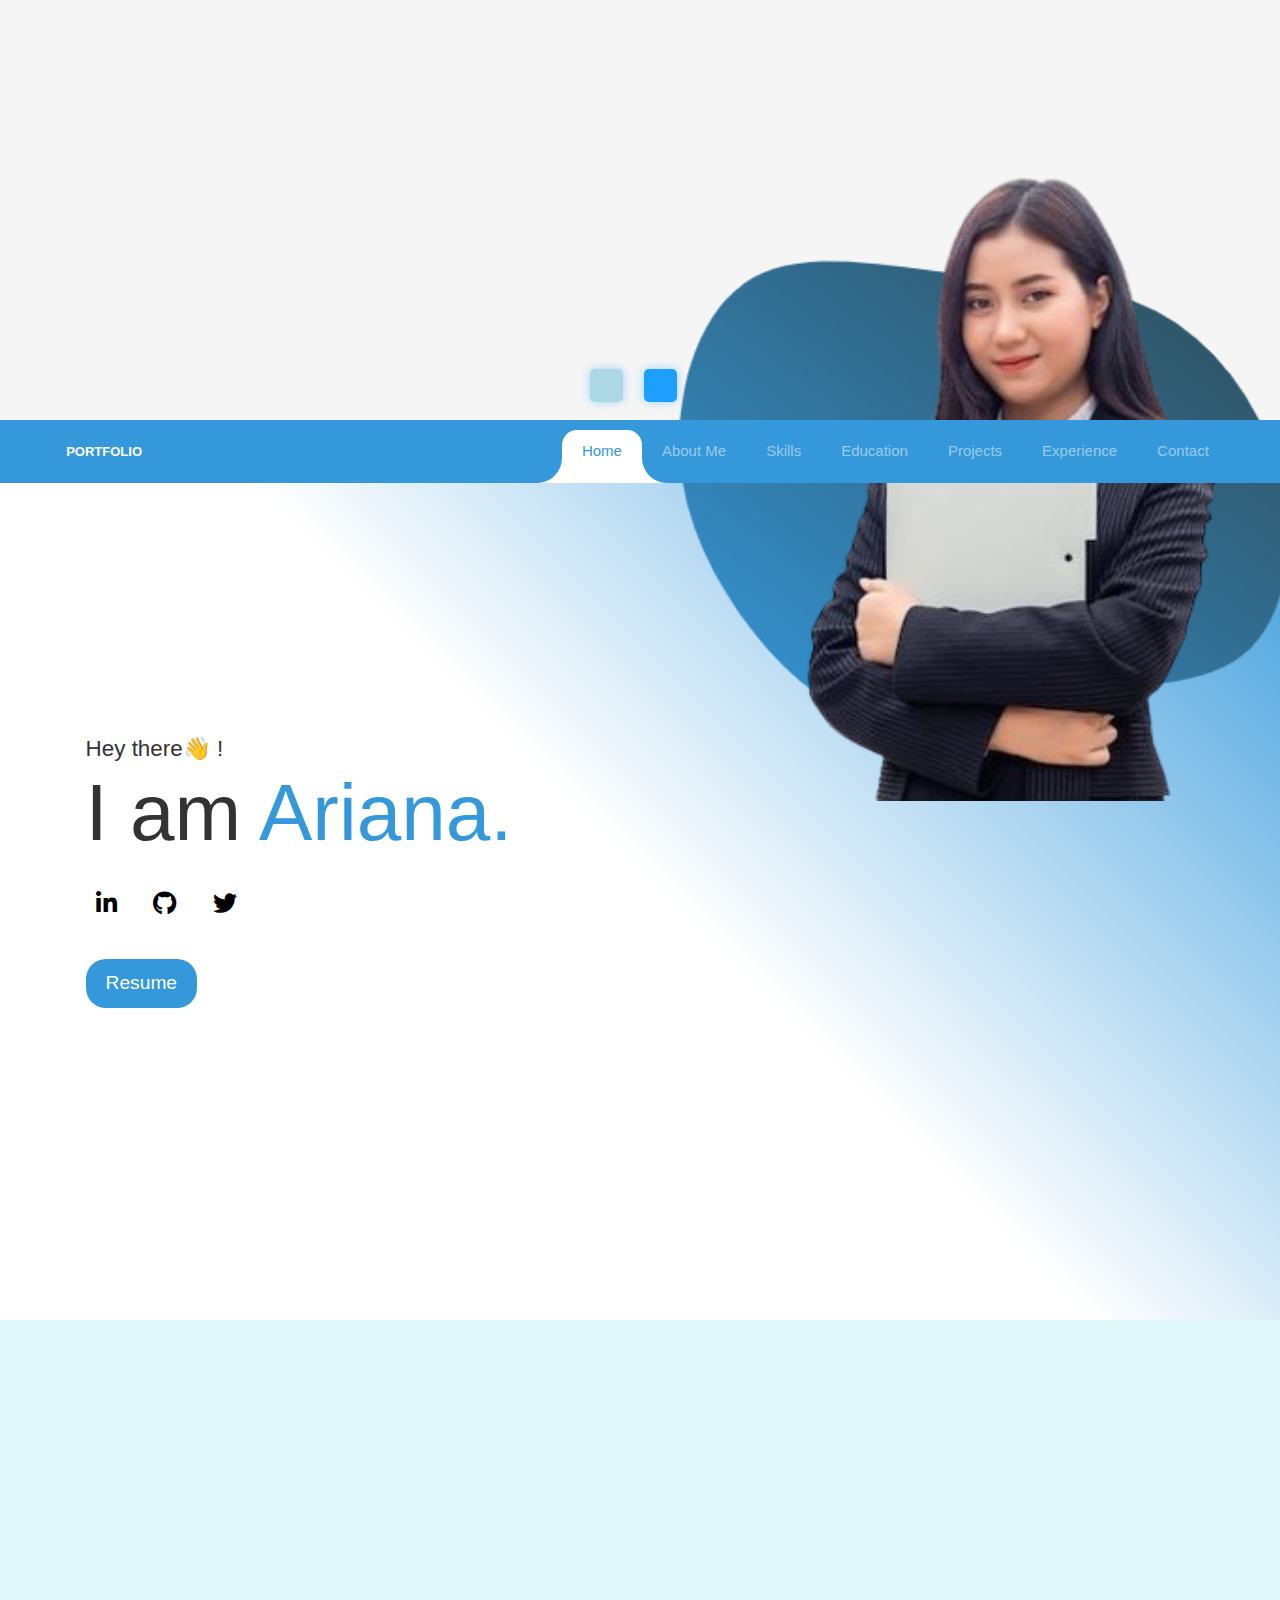
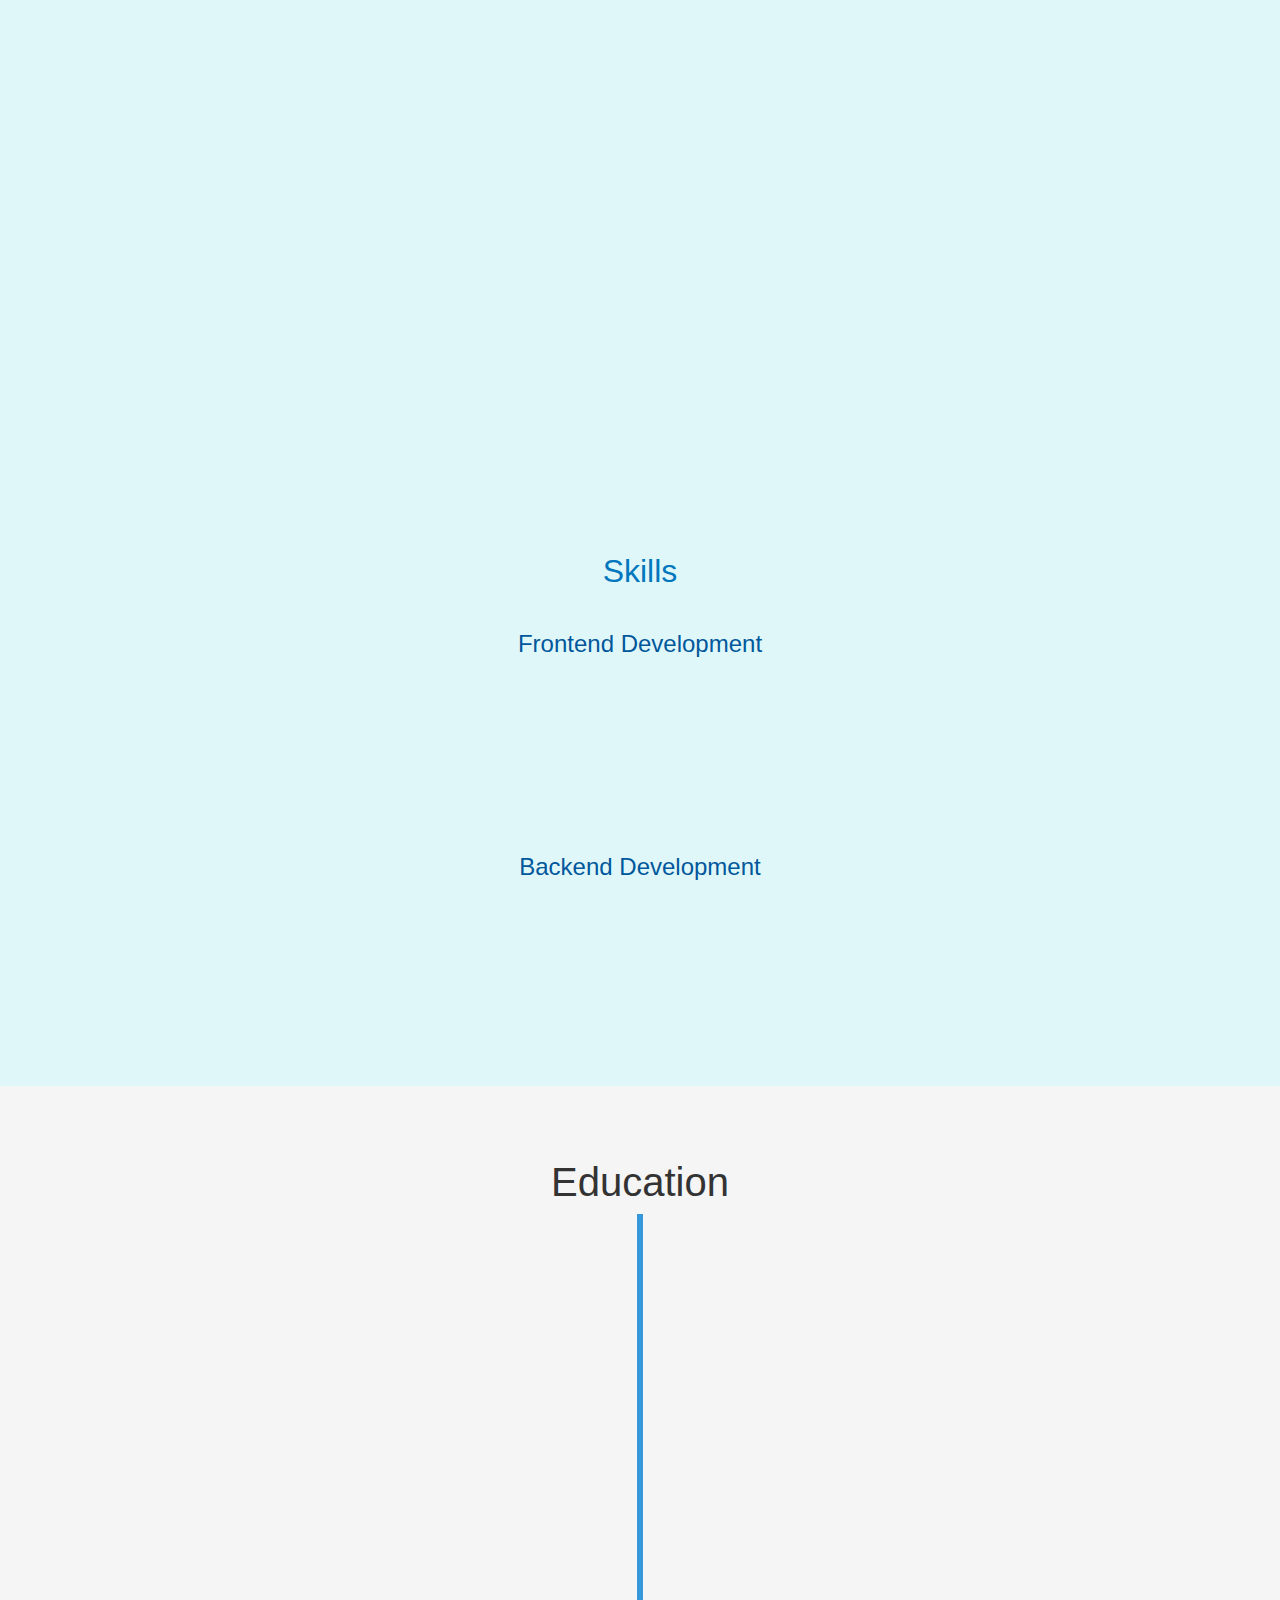
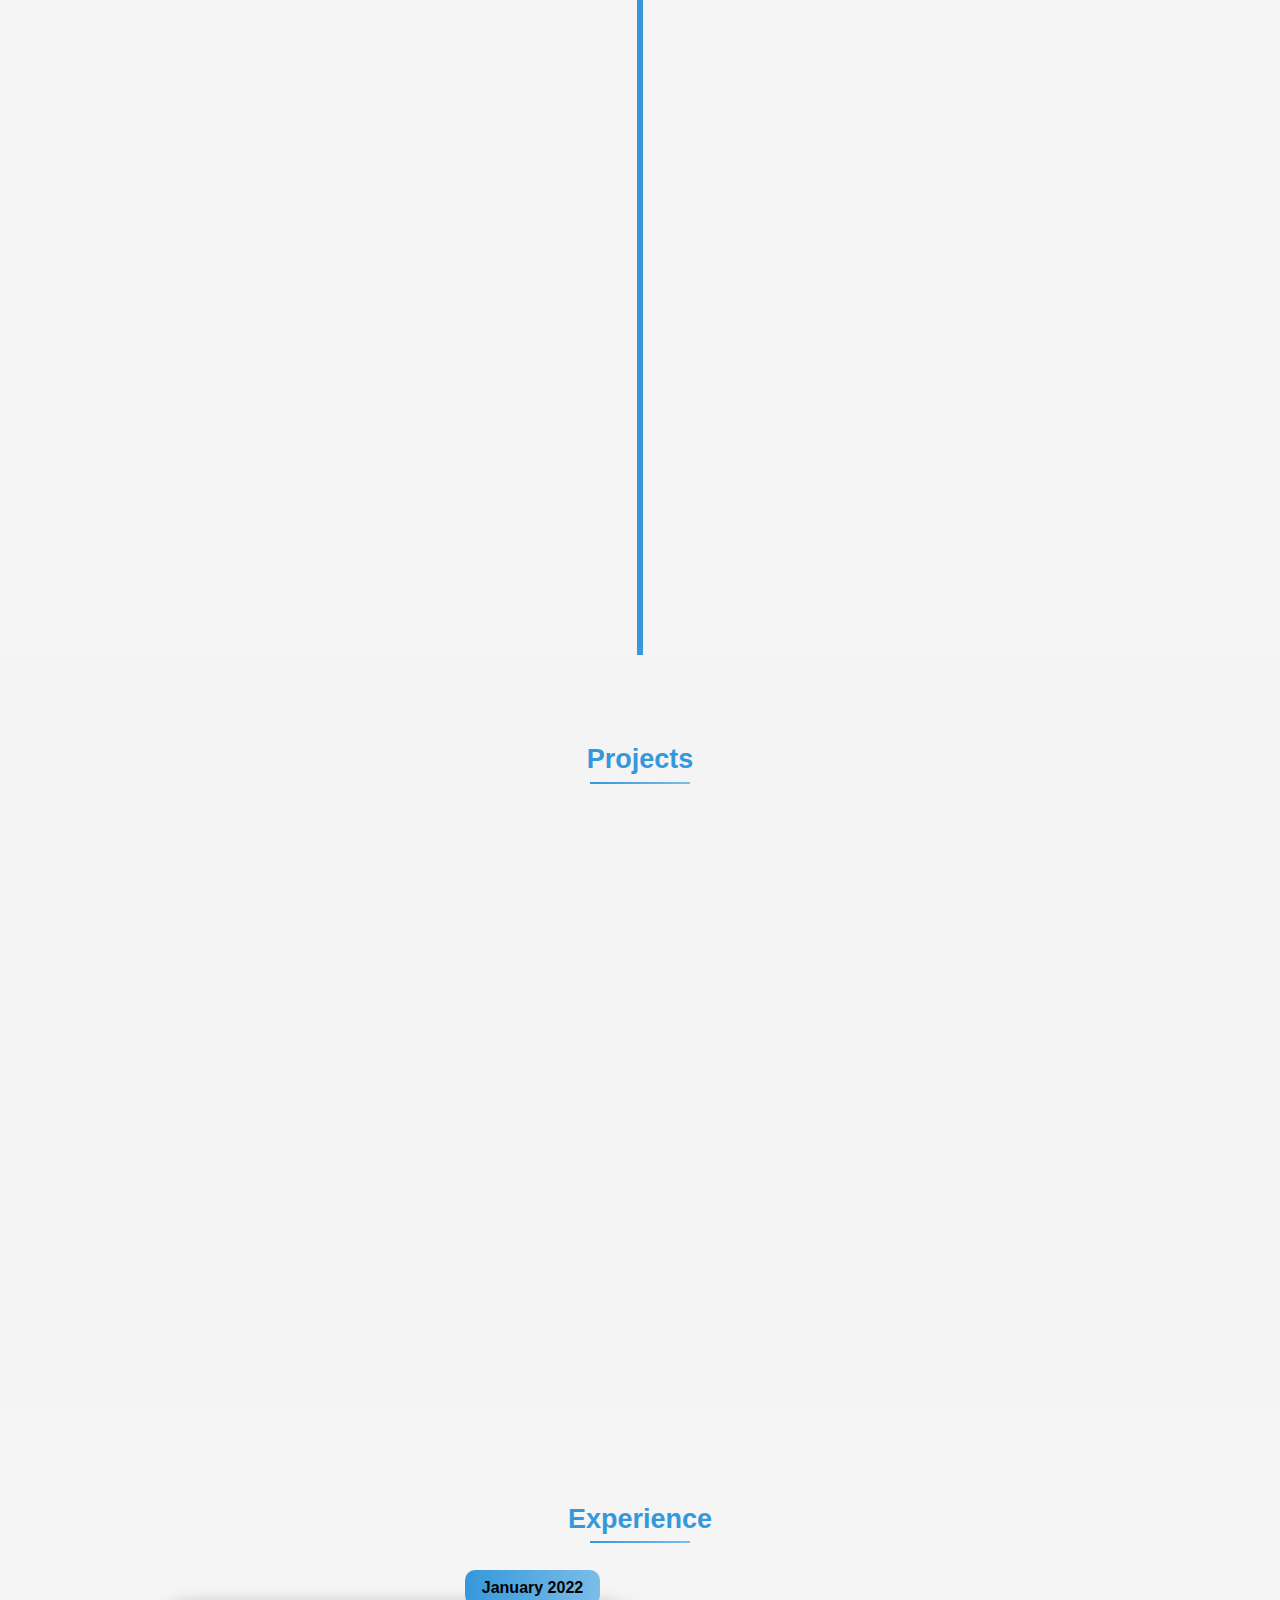
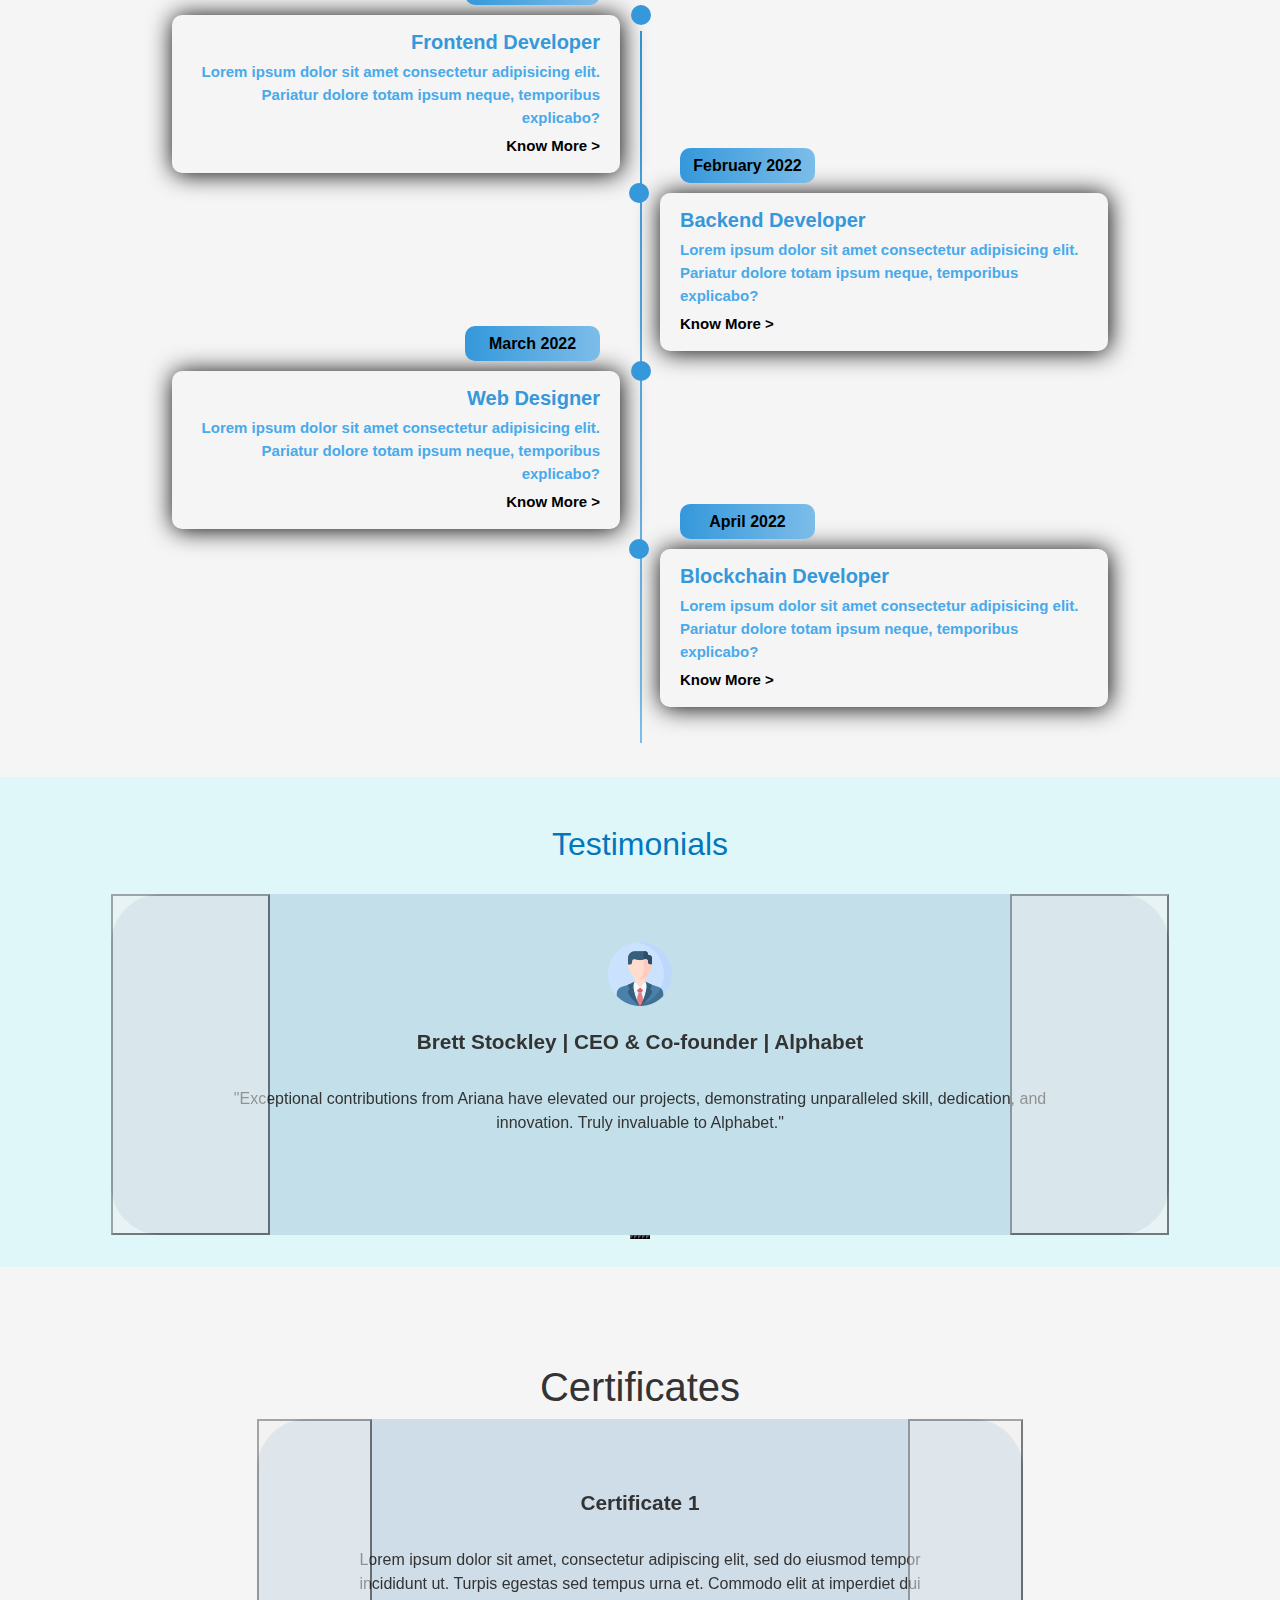
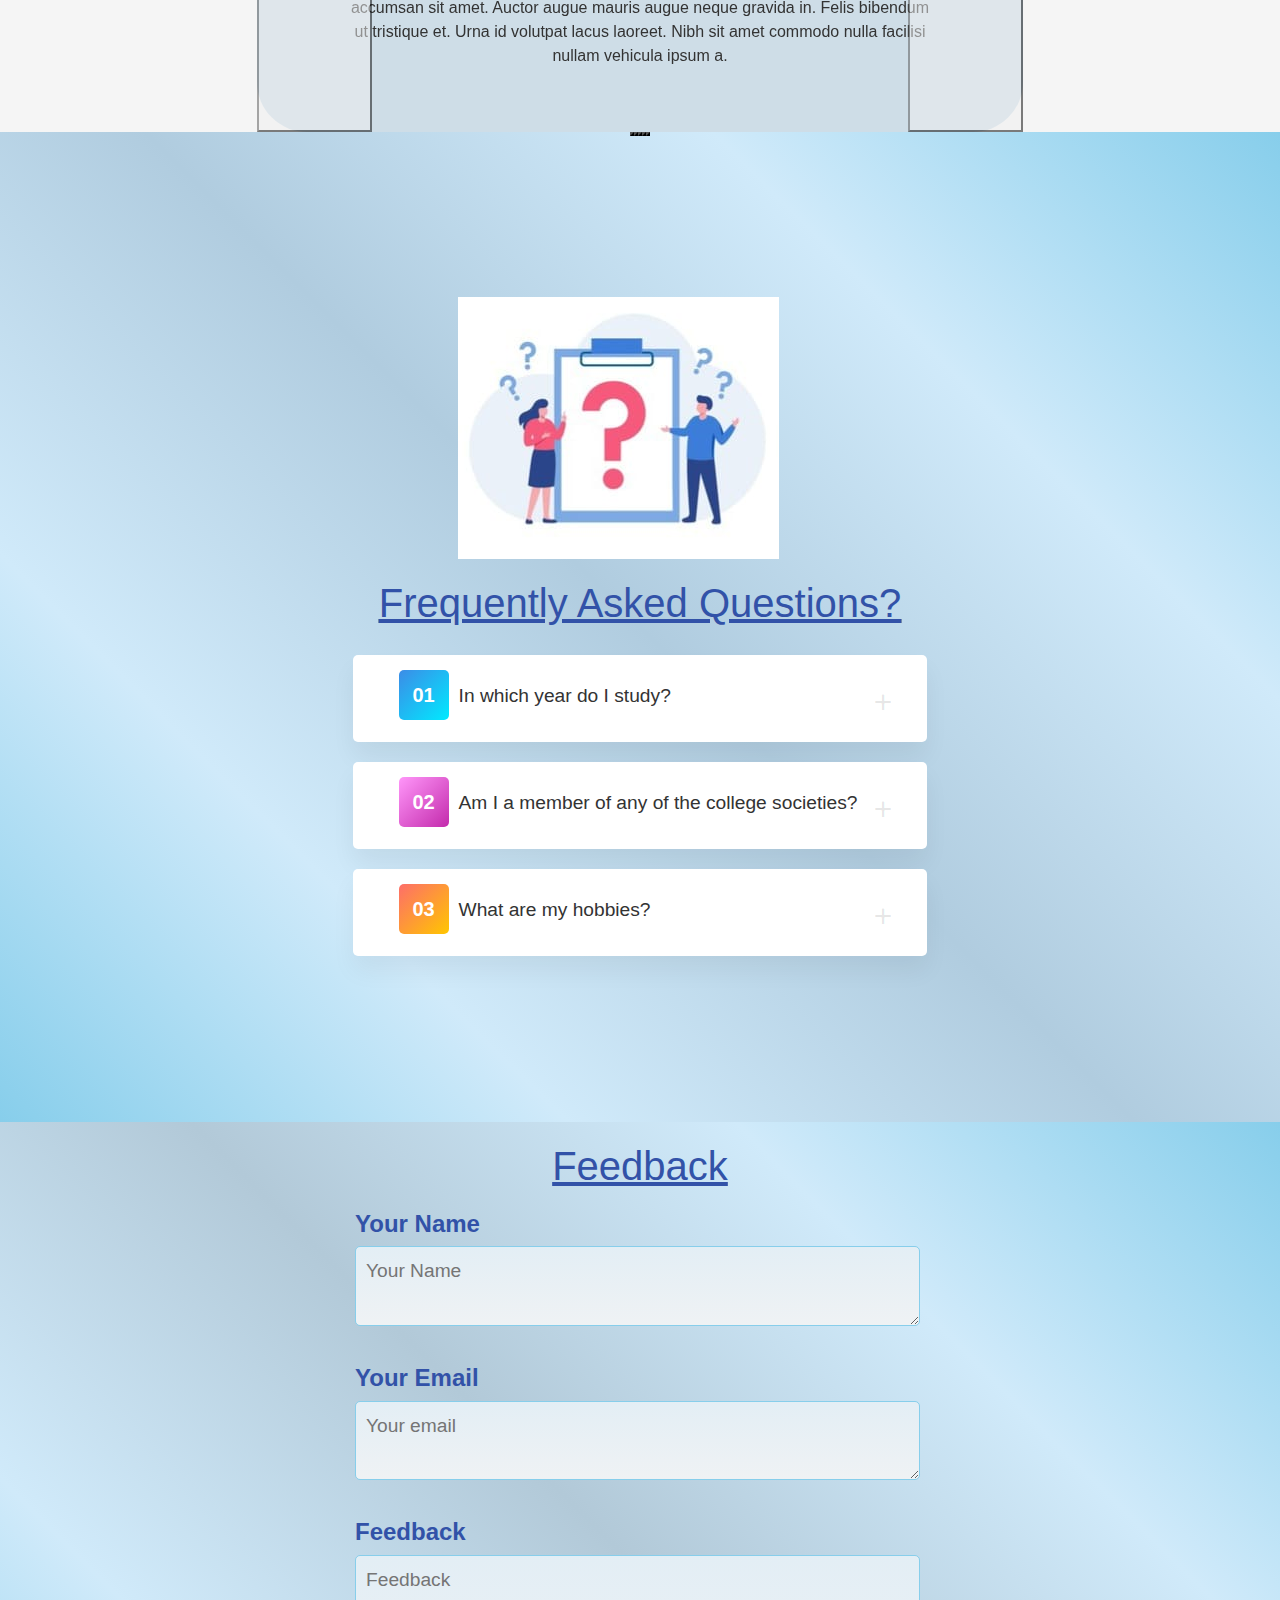
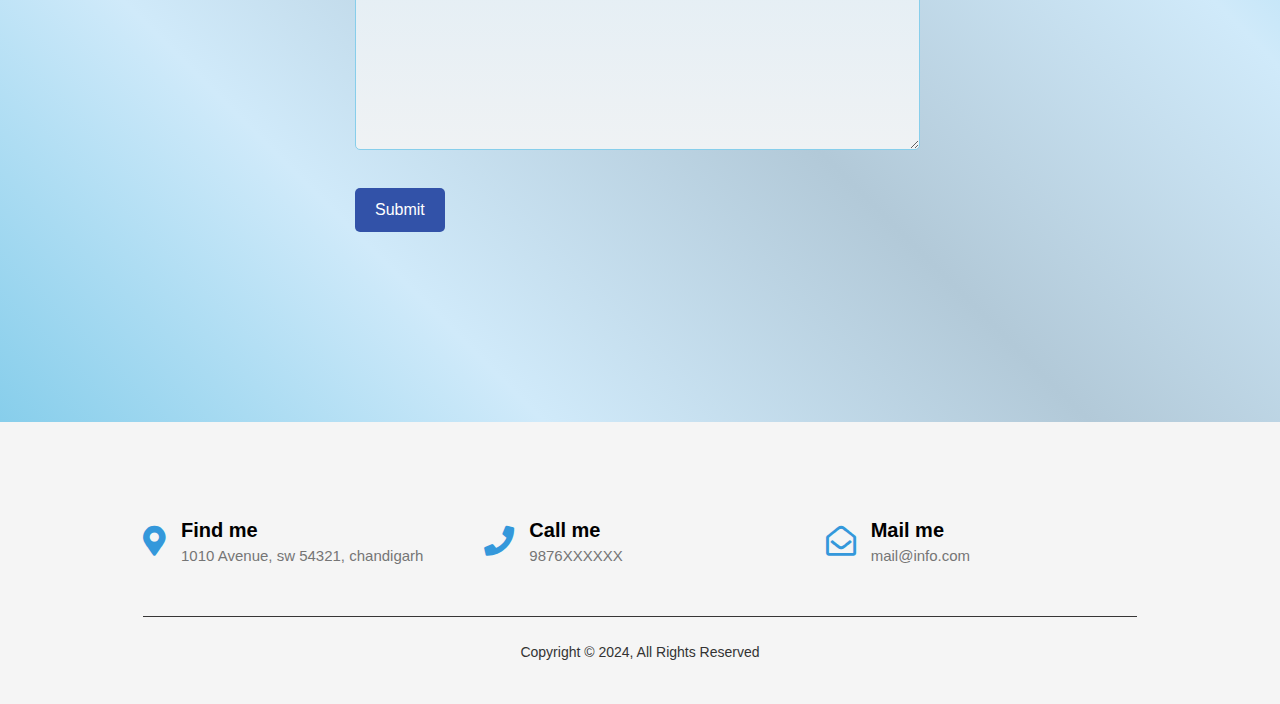
<file: index.html>
<!DOCTYPE html>
<html lang="en">
  <head>
    <meta charset="UTF-8" />
    <link
      rel="stylesheet"
      href="https://cdnjs.cloudflare.com/ajax/libs/font-awesome/5.15.3/css/all.min.css"
      crossorigin="anonymous"
    />
    <link
      rel="stylesheet"
      href="https://cdn.jsdelivr.net/npm/bootstrap@4.0.0/dist/css/bootstrap.min.css"
      integrity="sha384-Gn5384xqQ1aoWXA+058RXPxPg6fy4IWvTNh0E263XmFcJlSAwiGgFAW/dAiS6JXm"
      crossorigin="anonymous"
    />
    <link
      rel="stylesheet"
      href="https://cdnjs.cloudflare.com/ajax/libs/font-awesome/6.5.1/css/all.min.css"
      integrity="sha512-DTOQO9RWCH3ppGqcWaEA1BIZOC6xxalwEsw9c2QQeAIftl+Vegovlnee1c9QX4TctnWMn13TZye+giMm8e2LwA=="
      crossorigin="anonymous"
      referrerpolicy="no-referrer"
    />
    <link
      href="https://cdn.jsdelivr.net/npm/bootstrap@5.3.2/dist/css/bootstrap.min.css"
      rel="stylesheet"
      integrity="sha384-T3c6CoIi6uLrA9TneNEoa7RxnatzjcDSCmG1MXxSR1GAsXEV/Dwwykc2MPK8M2HN"
      crossorigin="anonymous"
    />
    <link rel="stylesheet" href="styles.css" />
    <link rel="stylesheet" href="https://unpkg.com/aos@next/dist/aos.css" />

    <link rel="icon" href="assets/head_icon.png" />
    <title>Portfolio Website</title>
  </head>

  <body>
    <!-- Preloader -->
    <div class="loader">
      <div class="📦"></div>
      <div class="📦"></div>
      <div class="📦"></div>
      <div class="📦"></div>
      <div class="📦"></div>
    </div>

    <!-- Scroll-to-top button -->
    <div class="scroll-up-btn">
      <i class="fas fa-angle-up"></i>
    </div>

    <!-- Navigation Bar -->
    <nav class="navbar navbar-expand-custom navbar-mainbg">
      <a class="navbar-brand navbar-logo" href="#">PORTFOLIO</a>
      <button
        class="navbar-toggler"
        type="button"
        aria-controls="navbarSupportedContent"
        aria-expanded="false"
        aria-label="Toggle navigation"
      >
        <i class="fas fa-bars text-white"></i>
      </button>
      <div class="collapse navbar-collapse" id="navbarSupportedContent">
        <ul class="navbar-nav ml-auto">
          <div class="hori-selector">
            <div class="leftSide"></div>
            <div class="rightSide"></div>
          </div>
          <li class="nav-item active" id="li_home">
            <a class="nav-link" href="#home">Home</a>
          </li>
          <li class="nav-item" id="li_about">
            <a class="nav-link" href="#about">About Me</a>
          </li>
          <li class="nav-item" id="li_skill_section">
            <a class="nav-link" href="#skill_section">Skills</a>
          </li>
          <li class="nav-item" id="li_education">
            <a class="nav-link" href="#education">Education</a>
          </li>
          <li class="nav-item" id="li_projects">
            <a class="nav-link" href="#projects">Projects</a>
          </li>
          <li class="nav-item" id="li_experience">
            <a class="nav-link" href="#experience">Experience</a>
          </li>
          <!-- Not much important -->
          <!-- <li class="nav-item" id="li_certificates">
            <a class="nav-link" href="#certificates">Certificates</a>
          </li>
          <li class="nav-item" id="li_faq_section">
            <a class="nav-link" href="#faq_section">FAQ</a>
          </li> -->
          <li class="nav-item" id="li_contact">
            <a class="nav-link" href="#contact">Contact</a>
          </li>
        </ul>
      </div>
    </nav>

    <!-- Home Section -->
    <section id="home">
      <div class="text">
        <p>Hey there👋 !</p>
        <h1>I am <span>Ariana.</span></h1>
        <h1>
          <a
            href=""
            class="typewrite"
            data-period="2000"
            data-type='[ "Code Enthusiast!", "Web Developer!", "Frontend Dev!", "Programmer!", "Backend Dev!"]'
          >
            <span class="wrap"></span>
          </a>
        </h1>

        <div class="icons">
          <a href="#" target="_blank"><i class="fab fa-linkedin-in"></i></a>
          <a href="#" target="_blank"><i class="fab fa-github"></i></a>
          <a href="#" target="_blank"><i class="fab fa-twitter"></i></a>
        </div>
        <button class="btn_resume">
          <a href="assets/Resume.pdf" target="_blank">Resume</a>
        </button>
      </div>
      <div class="images">
        <img src="assets\graph.png" alt="image1" class="shape" />
        <img src="assets\profile.png" alt="image2" class="girl" />
      </div>
    </section>

    <!-- About Me -->
    <section id="about" class="about-me">
      <div class="container" data-aos="fade-up">
        <div id="#about-heading"><h1>About Me</h1></div>
        <div class="line">
          <span>&#8674;</span>
          <p class="desc-me">
            A passionate and dedicated web developer currently immersed in the
            second year of my academic journey at IGDTUW. My fascination with
            the intricate workings of technology sparked at an early stage,
            driven by a profound curiosity for the mechanics of the web.
          </p>
        </div>
        <div class="line">
          <span>&#8674;</span>
          <p class="desc-me">
            Throughout my academic pursuits at IGDTUW, I've diligently
            cultivated a robust foundation in key programming languages,
            encompassing HTML, CSS, and JavaScript. My enthusiasm lies in the
            art of crafting responsive and aesthetically pleasing websites, not
            only meeting functional prerequisites but also ensuring a delightful
            user experience.
          </p>
        </div>
        <div class="line">
          <span>&#8674;</span>
          <p class="desc-me">
            Beyond the confines of the classroom, my engagement in coding
            competitions, hackathons, and collaborative projects stands as a
            testament to my proactive approach. This continuous involvement
            serves as a means of enhancing my skills, keeping pace with the
            ever-evolving industry trends.
          </p>
        </div>
        <div class="line">
          <span>&#8674;</span>
          <p class="desc-me">
            As a second-year student, my aspirations extend towards broadening
            my knowledge horizons, undertaking complex and stimulating projects,
            and making valuable contributions to the dynamic realm of web
            development. I am eager to connect and explore the myriad
            possibilities that lie ahead. Let's embark on this journey together!
          </p>
        </div>

        <div id="xp">
          <div
            class="vab-box"
            data-aos="flip-left"
            data-aos-easing="ease-out-cubic"
          >
            <div class="num-box" id="inc">26</div>
            <div class="text-box">Projects Created</div>
          </div>
          <div
            class="vab-box"
            data-aos="flip-left"
            data-aos-delay="500"
            data-aos-easing="ease-out-cubic"
          >
            <div class="num-box" id="speed">25000</div>
            <div class="text-box">Lines of Code Written</div>
          </div>
          <div
            class="vab-box"
            data-aos="flip-left"
            data-aos-delay="1000"
            data-aos-easing="ease-out-cubic"
          >
            <div class="num-box" id="tick">14</div>
            <div class="text-box">Hackathons Participated</div>
          </div>
        </div>
      </div>
    </section>

    <!-- Skills section -->
    <section id="skill_section" class="skills">
      <div class="container">
        <h2>Skills</h2>
        <!-- Frontend -->
        <div class="skill-category">
          <h3>Frontend Development</h3>
          <div class="skills-list">
            <div class="skill" data-aos="zoom-in">
              <div class="skill-icon">
                <i class="fab fa-html5"></i>
              </div>
              <span>HTML5</span>
            </div>
            <div class="skill" data-aos="zoom-in">
              <div class="skill-icon">
                <i class="fab fa-css3-alt"></i>
              </div>
              <span>CSS3</span>
            </div>
            <div class="skill" data-aos="zoom-in">
              <div class="skill-icon">
                <i class="fab fa-js"></i>
              </div>
              <span>JavaScript</span>
            </div>
            <div class="skill" data-aos="zoom-in">
              <div class="skill-icon">
                <i class="fab fa-react"></i>
              </div>
              <span>React.js</span>
            </div>
            <!-- Add more skills with similar structure -->
          </div>
        </div>
        <!-- Backend -->
        <div class="skill-category">
          <h3>Backend Development</h3>
          <div class="skills-list">
            <div class="skill" data-aos="zoom-in">
              <div class="skill-icon">
                <i class="fab fa-node"></i>
              </div>
              <span>Node.js</span>
            </div>
            <div class="skill" data-aos="zoom-in">
              <div class="skill-icon">
                <i class="fas fa-database"></i>
              </div>
              <span>MongoDB</span>
            </div>
          </div>
        </div>
      </div>
    </section>

    <!-- Education Section -->
    <section id="education" class="education part">
      <div class="container">
        <h1 id="edu">Education</h1>
        <div class="timeline">
          <div class="contain left" data-aos="fade-right">
            <div class="content">
              <h2>20XX</h2>
              <p>
                Lorem ipsum dolor sit amet, quo ei simul congue exerci, ad nec
                admodum perfecto mnesarchum, vim ea mazim fierent detracto. Ea
                quis iuvaret expetendis his, te elit voluptua dignissim per,
                habeo iusto primis ea eam.
              </p>
            </div>
          </div>
          <div class="contain right" data-aos="fade-left">
            <div class="content">
              <h2>20XX</h2>
              <p>
                Lorem ipsum dolor sit amet, quo ei simul congue exerci, ad nec
                admodum perfecto mnesarchum, vim ea mazim fierent detracto. Ea
                quis iuvaret expetendis his, te elit voluptua dignissim per,
                habeo iusto primis ea eam.
              </p>
            </div>
          </div>
          <div class="contain left" data-aos="fade-right">
            <div class="content">
              <h2>20XX</h2>
              <p>
                Lorem ipsum dolor sit amet, quo ei simul congue exerci, ad nec
                admodum perfecto mnesarchum, vim ea mazim fierent detracto. Ea
                quis iuvaret expetendis his, te elit voluptua dignissim per,
                habeo iusto primis ea eam.
              </p>
            </div>
          </div>
          <div class="contain right" data-aos="fade-left">
            <div class="content">
              <h2>20XX</h2>
              <p>
                Lorem ipsum dolor sit amet, quo ei simul congue exerci, ad nec
                admodum perfecto mnesarchum, vim ea mazim fierent detracto. Ea
                quis iuvaret expetendis his, te elit voluptua dignissim per,
                habeo iusto primis ea eam.
              </p>
            </div>
          </div>
        </div>
      </div>
    </section>

    <!-- Project Section -->
    <section id="projects" class="projects">
      <div class="container">
        <div id="project-heading">
          <h1>Projects</h1>
        </div>
        <div class="box">
          <!-- projects on left -->
          <div class="project-left">
            <div class="project" data-aos="fade-right">
              <h3>Project 1</h3>
              <p>
                A dynamic web application showcasing my skills in HTML, CSS, and
                JavaScript. Implemented responsive design for optimal user
                experience.
              </p>
              <p><strong>Skills and Tools:</strong> HTML, CSS, JavaScript</p>
              <div class="buttons">
                <button>
                  <a
                    href="https://example-project1-live-website.com"
                    target="_blank"
                    >Live Website</a
                  >
                </button>
                <button>
                  <a
                    href="https://github.com/your-username/project1"
                    target="_blank"
                    >GitHub Repo</a
                  >
                </button>
              </div>
            </div>

            <div class="project" data-aos="fade-right">
              <h3>Project 2</h3>
              <p>
                Built a full-stack web app with Node.js and MongoDB, featuring
                user authentication and third-party API integration for enhanced
                functionality.
              </p>
              <p>
                <strong>Skills and Tools:</strong> HTML, CSS, JavaScript,
                Node.js
              </p>
              <div class="buttons">
                <button>
                  <a
                    href="https://example-project1-live-website.com"
                    target="_blank"
                    >Live Website</a
                  >
                </button>
                <button>
                  <a
                    href="https://github.com/your-username/project1"
                    target="_blank"
                    >GitHub Repo</a
                  >
                </button>
              </div>
            </div>
          </div>
          <!-- projects on right -->
          <div class="project-right">
            <div class="project" data-aos="fade-left">
              <h3>Project 3</h3>
              <p>
                Built a mobile-responsive website using React.js. Integrated
                state management for a seamless user interface and employed
                RESTful API communication.
              </p>
              <p>
                <strong>Skills and Tools:</strong> HTML, CSS, JavaScript,
                React.js
              </p>
              <div class="buttons">
                <button>
                  <a
                    href="https://example-project1-live-website.com"
                    target="_blank"
                    >Live Website</a
                  >
                </button>
                <button>
                  <a
                    href="https://github.com/your-username/project1"
                    target="_blank"
                    >GitHub Repo</a
                  >
                </button>
              </div>
            </div>
            <div class="project" data-aos="fade-left">
              <h3>Project 4</h3>
              <p>
                Built a mobile-responsive website using React.js. Integrated
                state management for a seamless user interface and employed
                RESTful API communication.
              </p>
              <p>
                <strong>Skills and Tools:</strong> HTML, CSS, JavaScript,
                React.js
              </p>
              <div class="buttons">
                <button>
                  <a
                    href="https://example-project1-live-website.com"
                    target="_blank"
                    >Live Website</a
                  >
                </button>
                <button>
                  <a
                    href="https://github.com/your-username/project1"
                    target="_blank"
                    >GitHub Repo</a
                  >
                </button>
              </div>
            </div>
          </div>
        </div>
      </div>
    </section>

    <!-- Experience Section  -->
    <section id="experience" class="main">
      <h5 class="heading">Experience</h5>
      <div class="exp">
        <ul>
          <li>
            <h3 class="title">Frontend Developer</h3>
            <p>
              Lorem ipsum dolor sit amet consectetur adipisicing elit. Pariatur
              dolore totam ipsum neque, temporibus explicabo?
            </p>
            <a href="#">Know More ></a>
            <span class="circle"></span>
            <span class="date">January 2022</span>
          </li>
          <li>
            <h3 class="title">Backend Developer</h3>
            <p>
              Lorem ipsum dolor sit amet consectetur adipisicing elit. Pariatur
              dolore totam ipsum neque, temporibus explicabo?
            </p>
            <a href="#">Know More ></a>
            <span class="circle"></span>
            <span class="date">February 2022</span>
          </li>
          <li>
            <h3 class="title">Web Designer</h3>
            <p>
              Lorem ipsum dolor sit amet consectetur adipisicing elit. Pariatur
              dolore totam ipsum neque, temporibus explicabo?
            </p>
            <a href="#">Know More ></a>
            <span class="circle"></span>
            <span class="date">March 2022</span>
          </li>
          <li>
            <h3 class="title">Blockchain Developer</h3>
            <p>
              Lorem ipsum dolor sit amet consectetur adipisicing elit. Pariatur
              dolore totam ipsum neque, temporibus explicabo?
            </p>
            <a href="#">Know More ></a>
            <span class="circle"></span>
            <span class="date">April 2022</span>
          </li>
        </ul>
      </div>
    </section>

    <!-- Testimonials  -->

    <section id="testimonials" class="testimonial-section">
      <div class="container space">
        <h2>Testimonials</h2>

        <div
          id="testimonialCarousel"
          class="carousel"
          data-bs-ride="carousel"
          data-bs-pause="false"
        >
          <div class="carousel-indicators">
            <button
              type="button"
              data-bs-target="#carouselIndicators"
              data-bs-slide-to="0"
              class="active"
              aria-current="true"
              aria-label="Slide 1"
            ></button>
            <button
              type="button"
              data-bs-target="#carouselIndicators"
              data-bs-slide-to="1"
              aria-label="Slide 2"
            ></button>
            <button
              type="button"
              data-bs-target="#carouselIndicators"
              data-bs-slide-to="2"
              aria-label="Slide 3"
            ></button>
            <button
              type="button"
              data-bs-target="#carouselIndicators"
              data-bs-slide-to="3"
              aria-label="Slide 4"
            ></button>
            <button
              type="button"
              data-bs-target="#carouselIndicators"
              data-bs-slide-to="4"
              aria-label="Slide 5"
            ></button>
          </div>
          <div class="carousel-inner">
            <div class="carousel-item active">
              <img src="assets/test_icons/1.png" alt="Profile Photo" />
              <h6 class="test-head">
                Brett Stockley | CEO & Co-founder | Alphabet
              </h6>
              <p class="test-desc">
                "Exceptional contributions from Ariana have elevated our
                projects, demonstrating unparalleled skill, dedication, and
                innovation. Truly invaluable to Alphabet."
              </p>
              <div class="test-abt">
                <a href="https://linkedin.com/" target="_blank">
                  <i class="fa-brands fa-linkedin test-profile"></i>
                </a>
                <a href="https://github.com/" target="_blank">
                  <i class="fa-brands fa-github test-profile"></i>
                </a>
                <a href="https://twitter.com/" target="_blank">
                  <i class="fa-brands fa-x-twitter test-profile"></i>
                </a>
              </div>
            </div>
            <div class="carousel-item">
              <img src="assets/test_icons/2.png" alt="Profile Photo" />
              <h6 class="test-head">Riya Jain | Project Admin | Google</h6>
              <p class="test-desc">
                "Thrilled with Ariana's outstanding work at Google. Their
                technical prowess, problem-solving acumen, and collaborative
                spirit have significantly enriched our projects. A true asset to
                our team."
              </p>
              <div class="test-abt">
                <a href="https://linkedin.com/" target="_blank">
                  <i class="fa-brands fa-linkedin test-profile"></i>
                </a>
                <a href="https://github.com/" target="_blank">
                  <i class="fa-brands fa-github test-profile"></i>
                </a>
                <a href="https://twitter.com/" target="_blank">
                  <i class="fa-brands fa-x-twitter test-profile"></i>
                </a>
              </div>
            </div>
            <div class="carousel-item">
              <img src="assets/test_icons/3.png" alt="Profile Photo" />
              <h6 class="test-head">
                Aayush Gupta | Freelancer | GSoC Contributor
              </h6>
              <p class="test-desc">
                "Grateful for the remarkable contributions of Ariana in the
                open-source community. Their expertise, passion, and commitment
                shine through, making a lasting impact. A pleasure to
                collaborate with."
              </p>
              <div class="test-abt">
                <a href="https://linkedin.com/" target="_blank">
                  <i class="fa-brands fa-linkedin test-profile"></i>
                </a>
                <a href="https://github.com/" target="_blank">
                  <i class="fa-brands fa-github test-profile"></i>
                </a>
                <a href="https://twitter.com/" target="_blank">
                  <i class="fa-brands fa-x-twitter test-profile"></i>
                </a>
              </div>
            </div>
            <div class="carousel-item">
              <img src="assets/test_icons/4.png" alt="Profile Photo" />
              <h6 class="test-head">Neha Sharma | HR at Infosys | Recruiter</h6>
              <p class="test-desc">
                "Highly commend Ariana for their exceptional skills at Infosys.
                Their commitment to quality, innovation, and teamwork is
                commendable, contributing significantly to our technological
                advancements and project successes."
              </p>
              <div class="test-abt">
                <a href="https://linkedin.com/" target="_blank">
                  <i class="fa-brands fa-linkedin test-profile"></i>
                </a>
                <a href="https://github.com/" target="_blank">
                  <i class="fa-brands fa-github test-profile"></i>
                </a>
                <a href="https://twitter.com/" target="_blank">
                  <i class="fa-brands fa-x-twitter test-profile"></i>
                </a>
              </div>
            </div>
            <div class="carousel-item">
              <img src="assets/test_icons/5.png" alt="Profile Photo" />
              <h6 class="test-head">Prof. Dr. Anubhav Singh | IGDTUW</h6>
              <p class="test-desc">
                "I'm immensely proud of Ariana, my student turned accomplished
                software developer. Their diligence, analytical thinking, and
                continuous pursuit of knowledge have not only impressed me but
                set a benchmark for excellence."
              </p>
              <div class="test-abt">
                <a href="https://linkedin.com/" target="_blank">
                  <i class="fa-brands fa-linkedin test-profile"></i>
                </a>
                <a href="https://github.com/" target="_blank">
                  <i class="fa-brands fa-github test-profile"></i>
                </a>
                <a href="https://twitter.com/" target="_blank">
                  <i class="fa-brands fa-x-twitter test-profile"></i>
                </a>
              </div>
            </div>
          </div>
          <button
            class="carousel-control-prev"
            type="button"
            data-bs-target="#testimonialCarousel"
            data-bs-slide="prev"
          >
            <i class="fa-solid fa-angles-left swipe"></i>
          </button>
          <button
            class="carousel-control-next"
            type="button"
            data-bs-target="#testimonialCarousel"
            data-bs-slide="next"
          >
            <i class="fa-solid fa-angles-right swipe"></i>
          </button>
        </div>
      </div>
    </section>

    <!-- Certificates -->
    <section id="certificates" class="container">
      <div id="certificate-heading" class="container">
        <h1>Certificates</h1>
        <div
        id="certificateCarousel"
        class="carousel"
        data-bs-ride="carousel"
        data-bs-pause="false"
      >
        <div class="carousel-indicators">
          <button
            type="button"
            data-bs-target="#carouselIndicators"
            data-bs-slide-to="0"
            class="active"
            aria-current="true"
            aria-label="Slide 1"
          ></button>
          <button
            type="button"
            data-bs-target="#carouselIndicators"
            data-bs-slide-to="1"
            aria-label="Slide 2"
          ></button>
          <button
            type="button"
            data-bs-target="#carouselIndicators"
            data-bs-slide-to="2"
            aria-label="Slide 3"
          ></button>
          <button
            type="button"
            data-bs-target="#carouselIndicators"
            data-bs-slide-to="3"
            aria-label="Slide 4"
          ></button>
          <button
            type="button"
            data-bs-target="#carouselIndicators"
            data-bs-slide-to="4"
            aria-label="Slide 5"
          ></button>
        </div>
        <div class="carousel-inner">
          <div class="carousel-item active">
            <h6 class="test-head">
             Certificate 1
            </h6>
            <p class="test-desc">
              Lorem ipsum dolor sit amet, consectetur adipiscing elit, sed do eiusmod tempor incididunt ut. 
              Turpis egestas sed tempus urna et. Commodo elit at imperdiet dui accumsan sit amet.  
              Auctor augue mauris augue neque gravida in. Felis bibendum ut tristique et. 
              Urna id volutpat lacus laoreet. Nibh sit amet commodo nulla facilisi nullam vehicula ipsum a.
            </p>
          </div>
          <div class="carousel-item">
            <h6 class="test-head">Certificate 2</h6>
            <p class="test-desc">
              Lorem ipsum dolor sit amet, consectetur adipiscing elit, sed do eiusmod tempor incididunt ut. 
               Turpis egestas sed tempus urna et. Commodo elit at imperdiet dui accumsan sit amet.  
               Auctor augue mauris augue neque gravida in. Felis bibendum ut tristique et. 
               Urna id volutpat lacus laoreet. Nibh sit amet commodo nulla facilisi nullam vehicula ipsum a.
            </p>
          </div>
          <div class="carousel-item">
            <h6 class="test-head">
              Certificate 3
            </h6>
            <p class="test-desc">
              Lorem ipsum dolor sit amet, consectetur adipiscing elit, sed do eiusmod tempor incididunt ut. 
              Turpis egestas sed tempus urna et. Commodo elit at imperdiet dui accumsan sit amet.  
              Auctor augue mauris augue neque gravida in. Felis bibendum ut tristique et. 
              Urna id volutpat lacus laoreet. Nibh sit amet commodo nulla facilisi nullam vehicula ipsum a.
            </p>
          </div>
          <div class="carousel-item">
            <h6 class="test-head">Certificate 4</h6>
            <p class="test-desc">
              Lorem ipsum dolor sit amet, consectetur adipiscing elit, sed do eiusmod tempor incididunt ut. 
              Turpis egestas sed tempus urna et. Commodo elit at imperdiet dui accumsan sit amet.  
              Auctor augue mauris augue neque gravida in. Felis bibendum ut tristique et. 
              Urna id volutpat lacus laoreet. Nibh sit amet commodo nulla facilisi nullam vehicula ipsum a.
            </p>
          </div>
          <div class="carousel-item">
            <h6 class="test-head">Certificate 5</h6>
            <p class="test-desc">
              Lorem ipsum dolor sit amet, consectetur adipiscing elit, sed do eiusmod tempor incididunt ut. 
               Turpis egestas sed tempus urna et. Commodo elit at imperdiet dui accumsan sit amet.  
               Auctor augue mauris augue neque gravida in. Felis bibendum ut tristique et. 
               Urna id volutpat lacus laoreet. Nibh sit amet commodo nulla facilisi nullam vehicula ipsum a.
            </p>
          </div>
        </div>
        <button
          class="carousel-control-prev"
          type="button"
          data-bs-target="#certificateCarousel"
          data-bs-slide="prev"
        >
          <i class="fa-solid fa-angles-left swipe"></i>
        </button>
        <button
          class="carousel-control-next"
          type="button"
          data-bs-target="#certificateCarousel"
          data-bs-slide="next"
        >
          <i class="fa-solid fa-angles-right swipe"></i>
        </button>
      </div>
      </div>
    </section>

    <!----FAQ section starting----------->
   <section class="faqs" id="faqs-section">
      <div class="containerfaqs">
          <div class="centered-image">
              <img src="assets\imagefaq.jpg" alt="Centered Image" style="margin-left: 105px;">
          </div>
  
          <h1><span style="text-decoration: underline; text-decoration-color: #3252a8; color: #3252a8;">Frequently Asked Questions?</span></h1>
  
          <div class="tabss">
              <input type="radio" name="acc" id="acc1">
              <label for="acc1">
                  <h2>01</h2>
                  <h3>In which year do I study?</h3>
              </label>
              <div class="contentfaqs"><p>I currently study in 2nd year.</p></div>
          </div>
  
          <div class="tabss">
              <input type="radio" name="acc" id="acc2">
              <label for="acc2">
                  <h2>02</h2>
                  <h3>Am I a member of any of the college societies?</h3>
              </label>
              <div class="contentfaqs"><p>Yes, I am the part of college societies named_____</p></div>
          </div>
  
          <div class="tabss">
              <input type="radio" name="acc" id="acc3">
              <label for="acc3">
                  <h2>03</h2>
                  <h3>What are my hobbies?</h3>
              </label>
              <div class="contentfaqs"><p>I have various hobbies, I like to ___name of hobbies___</p></div>
          </div>
      </div>
  </section>
    <!----FAQ Section ending------------->


    <!-----FeedBack section starting------>
    <section class="feedbacksssection">
      <div>  
        <h1><span class="feedback-title">Feedback</span></h1>
        <div class="contact-right">
            <form class="feedback-form" name="submit-to-google-sheet">
                <h4 style="color:#3252a8; font-weight: 600;">Your Name</h4><p><textarea type="text" name="Name" placeholder="Your Name" required></textarea></p>
                <h4 style="color:#3252a8; font-weight: 600;">Your Email</h4><p><textarea type="email" name="Email" placeholder="Your email" required></textarea></p>
                <h4 style="color:#3252a8; font-weight: 600;">Feedback</h4><p><textarea name="Message" rows="6" placeholder="Feedback"></textarea></p>
                <button type="submit" class="btn-submit">Submit</button>
            </form>
            <span class="feedback-msg" id="msg"></span>
        </div>
      </div>
    </section>
    

  <!------------------------form setup for taking response-------------------------------cont scriptURL: link of excel after deploying------------->  
<script>
  const scriptURL = 'https://script.google.com/macros/s/AKfycbzkeJ4XLJecSd8-vyqHQwPB_y05UvF5GBeNVy4jnbnfFFbbxXhEaRkrbxMCmKmUv4iPFw/exec'    
  const form = document.forms['submit-to-google-sheet']
 
  const msg = document.getElementById("msg")

 
  form.addEventListener('submit', e => {
    e.preventDefault()
    fetch(scriptURL, { method: 'POST', body: new FormData(form)})
      .then(response => {
          msg.innerHTML = "Feedback sent successfully"
          setTimeout(function(){
              msg.innerHTML = ""
          },5000)
          form.reset()
      })
      .catch(error => console.error('Error!', error.message))
  })
</script>

    <!-----FeedBack section starting------>

    <!-- Contact Me Section -->
    <footer class="footer-section" id="contact">
      <div class="container">
        <div class="footer-cta pt-5 pb-5">
          <div class="row">
            <div class="col-xl-4 col-md-4 mb-30">
              <div class="single-cta">
                <i class="fas fa-map-marker-alt"></i>
                <div class="cta-text">
                  <h4>Find me</h4>
                  <span>1010 Avenue, sw 54321, chandigarh</span>
                </div>
              </div>
            </div>
            <div class="col-xl-4 col-md-4 mb-30">
              <div class="single-cta">
                <i class="fas fa-phone"></i>
                <div class="cta-text">
                  <h4>Call me</h4>
                  <span>9876XXXXXX</span>
                </div>
              </div>
            </div>
            <div class="col-xl-4 col-md-4 mb-30">
              <div class="single-cta">
                <i class="far fa-envelope-open"></i>
                <div class="cta-text">
                  <h4>Mail me</h4>
                  <span>mail@info.com</span>
                </div>
              </div>
            </div>
          </div>
        </div>
      </div>
      <div class="copyright-area">
        <div class="copyright-text">
          <p>Copyright &copy; 2024, All Rights Reserved</p>
        </div>
      </div>
    </footer>

    <script src="https://code.jquery.com/jquery-3.6.0.min.js"></script>
    <script src="script.js"></script>
    <script src="https://unpkg.com/aos@next/dist/aos.js"></script>
    <script
      src="https://cdn.jsdelivr.net/npm/bootstrap@5.3.2/dist/js/bootstrap.bundle.min.js"
      integrity="sha384-C6RzsynM9kWDrMNeT87bh95OGNyZPhcTNXj1NW7RuBCsyN/o0jlpcV8Qyq46cDfL"
      crossorigin="anonymous"
    ></script>
    <script>
      AOS.init({
        offset: 200,
        duration: 900,
      });

      // Preloader script
      document.addEventListener("DOMContentLoaded", function () {
        setTimeout(function () {
          document.querySelector(".loader").style.display = "none";
        }, 2000);
      });
    </script>
  </body>
</html>
</file>
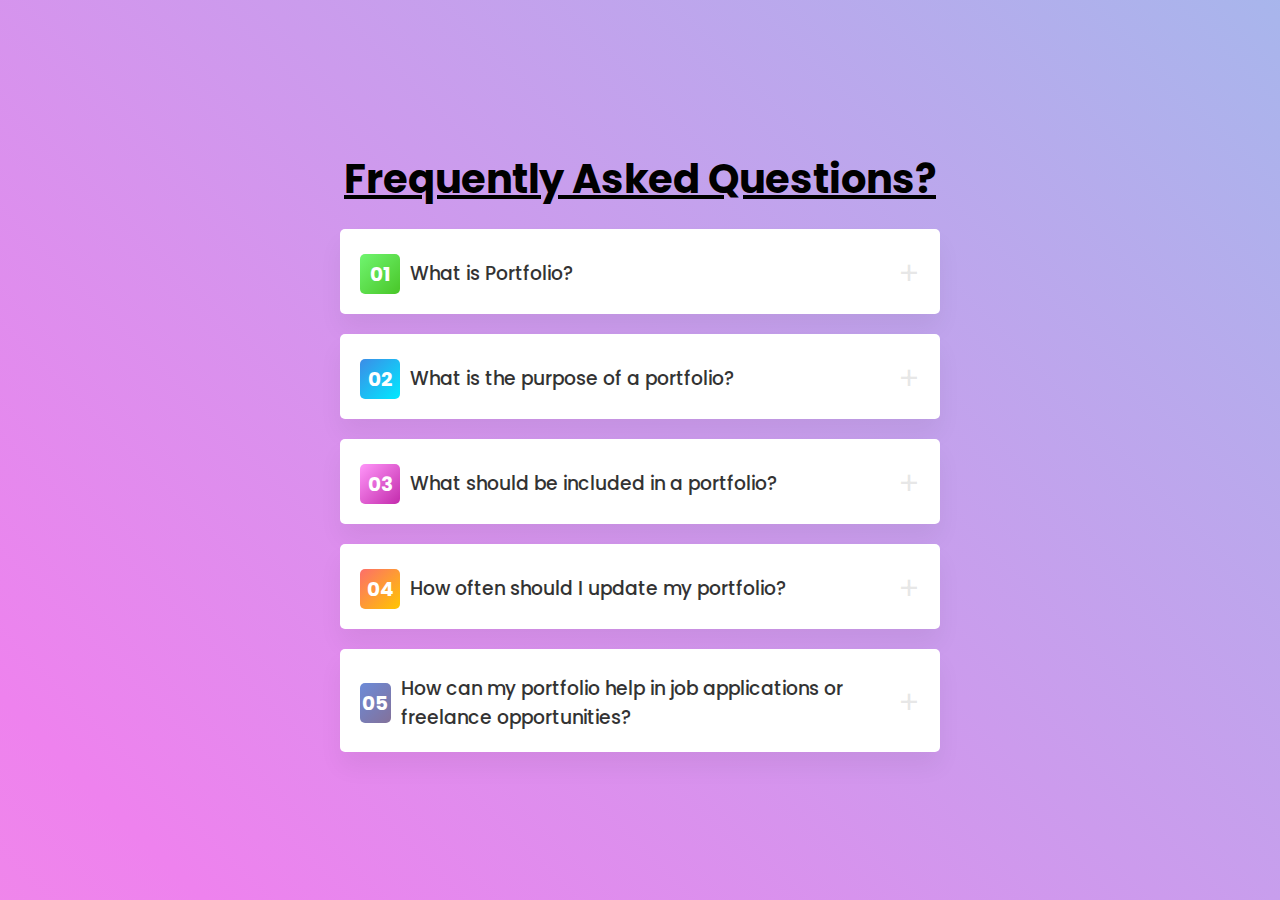
<file: FAQs.html>
<!DOCTYPE html>
<html lang="en">
<head>
    <meta charset="UTF-8">
    <meta name="viewport" content="width=device-width, initial-scale=1.0">
    <title>Frequently Asked Questions</title>
    <link rel="stylesheet" href="https://fonts.googleapis.com/css2?family=Poppins:wght@300;400;500;600;700;800;900&display=swap">
    <style>
        * {
            margin: 0;
            padding: 0;
            box-sizing: border-box;
            font-family: 'Poppins', sans-serif;
        }

        .faqs {
            display: flex;
            justify-content: center;
            align-items: center;
            min-height: 100vh;
            background: linear-gradient(45deg, lightpink, violet, skyblue,yellow); /* Change the gradient colors as needed */
            background-size: 400% 400%;
            animation: gradientAnimation 15s ease infinite; /* Adjust the animation duration as needed */
        }

        @keyframes gradientAnimation {
        0% {
        background-position: 0% 50%;
        }
        50% {
        background-position: 100% 50%;
        }
        100% {
        background-position: 0% 50%;
        }
        }

        .containerfaqs {
            margin: 0 40px;
            max-width: 600px;
            display: flex;
            flex-direction: column;
            gap: 20px;
        }

        .containerfaqs h1 {
            color: #333;
            font-size: 2.5em;
            text-align: center;
            text-decoration: underline;
            text-decoration-color: black;

        }

        .containerfaqs .tabs {
            position: relative;
            background: #fff;
            padding: 0 20px 20px;
            box-shadow: 0 15px 25px rgba(0, 0, 0, 0.05);
            border-radius: 5px;
            overflow: hidden;
        }

        .containerfaqs .tabs input {
            appearance: none;
        }

        .containerfaqs .tabs label {
            display: flex;
            align-items: center;
            cursor: pointer;
        }

        .containerfaqs .tabs label::after {
            content: '+';
            position: absolute;
            right: 20px;
            font-size: 2em;
            color: rgba(0, 0, 0, 0.1);
            transition: transform 1s;
        }

        .containerfaqs .tabs:hover label::after {
            color: #333;
        }

        .containerfaqs .tabs input:checked ~ label::after {
            transform: rotate(135deg);
            color: #fff;
        }

        .containerfaqs .tabs input:checked ~ label h2 {
            position: absolute;
            top: 0;
            left: 0;
            width: 100%;
            height: 100%;
            color: rgba(255, 255, 255, 0.2);
            font-size: 8em;
            justify-content: flex-end;
            padding: 20px;
        }

        .containerfaqs .tabs label h2 {
            width: 40px;
            height: 40px;
            background: #333;
            display: flex;
            justify-content: center;
            align-items: center;
            color: #fff;
            font-size: 1.25em;
            border-radius: 5px;
            margin-right: 10px;
        }

        .containerfaqs .tabs input:checked ~ label h2{
            position: absolute;
            top: 0;
            left: 0;
            width: 100%;
            height: 100%;
            color: rgba(255, 255, 255, 0.2);
            font-size: 8em;
            justify-content: flex-end;
            padding: 20px;
        }

        .containerfaqs .tabs:nth-child(2) label h2 {
            background: linear-gradient(135deg, #70f570, #49c628);
        }

        .containerfaqs .tabs:nth-child(3) label h2 {
            background: linear-gradient(135deg, #3c8ce7, #00eaff);
        }

        .containerfaqs .tabs:nth-child(4) label h2 {
            background: linear-gradient(135deg, #ff96f9, #c32bac);
        }

        .containerfaqs .tabs:nth-child(5) label h2 {
            background: linear-gradient(135deg, #fd6e6a, #ffc600);
        }

        .containerfaqs .tabs:nth-child(6) label h2 {
            background: linear-gradient(135deg, #6c8bd8, #83719a);
        }

        .containerfaqs .tabs label h3 {
            position: relative;
            font-weight: 500;
            color: #333;
            z-index: 10;
        }

        .containerfaqs .tabs .contentfaqs{
            max-height: 0;
            transition: 1s;
            overflow: hidden;
        }

        .containerfaqs .tabs input:checked  ~ .contentfaqs{
            max-height: 100vh;
        }

        .containerfaqs .tabs .contentfaqs p{
            position: relative;
            padding: 10px 0;
            color: #333;
            z-index: 10;
        }

        .containerfaqs .tabs input:checked ~ label h3 {
            background-color: #fff;
            padding: 2px 10px;
            color: #333;
            border-radius: 2px;
            box-shadow: 0 5px 15px rgba(0, 0, 0, 0.05);
        }

        .containerfaqs .tabs input:checked  ~ .contentfaqs p {
            color: #fff;
        }
    </style>
</head>
<body>
    <section class="faqs" id="faqs-section">
        <div class="containerfaqs">
            <h1><span style="color: black;">Frequently Asked Questions?</span></h1>

            <div class="tabs">
                <input type="radio" name="acc" id="acc1">
                <label for="acc1">
                    <h2>01</h2>
                    <h3>What is Portfolio?</h3>
                </label>
                <div class="contentfaqs"><p>A portfolio is a curated collection of work samples, projects, or achievements that showcase an individual's skills, abilities, and accomplishments. In the context of a professional or creative career, a portfolio serves as a visual representation of a person's capabilities and expertise.</p></div>
            </div>

            <div class="tabs">
                <input type="radio" name="acc" id="acc2">
                <label for="acc2">
                    <h2>02</h2>
                    <h3>What is the purpose of a portfolio?</h3>
                </label>
                <div class="contentfaqs"><p>A portfolio showcases your skills, experiences, and projects to potential employers or clients. It provides a visual representation of your work and demonstrates your expertise in a particular field.</p></div>
            </div>

            <div class="tabs">
                <input type="radio" name="acc" id="acc3">
                <label for="acc3">
                    <h2>03</h2>
                    <h3>What should be included in a portfolio?</h3>
                </label>
                <div class="contentfaqs"><p>Your portfolio should include experience, a variety of projects that highlight your skills. This may include examples of web design, graphics, illustrations, etc. Achievements, soft skills, position of responsibilities, extra-curricular activities. And much more as per your interests.</p></div>
            </div>

            <div class="tabs">
                <input type="radio" name="acc" id="acc4">
                <label for="acc4">
                    <h2>04</h2>
                    <h3>How often should I update my portfolio?</h3>
                </label>
                <div class="contentfaqs"><p>Regular updates are crucial to reflect your latest work and skills. Aim to update your portfolio at least every few months, or whenever you complete a significant project.</p></div>
            </div>

            <div class="tabs">
                <input type="radio" name="acc" id="acc5">
                <label for="acc5">
                    <h2>05</h2>
                    <h3> How can my portfolio help in job applications or freelance opportunities?</h3>
                </label>
                <div class="contentfaqs"><p>Your portfolio is a powerful tool for attracting potential employers or clients. It allows them to assess your skills, style, and versatility, making it easier for them to visualize how you can contribute to their projects.</p></div>
            </div>

        </div>
    </section>

</body>
</html>
</file>
<file: styles.css>
@import url("https://fonts.googleapis.com/css2?family=Barlow+Condensed:wght@600&display=swap");
@import url("https://cdnjs.cloudflare.com/ajax/libs/font-awesome/5.15.4/css/all.min.css");
@import url("https://fonts.googleapis.com/css2?family=Poppins:wght@300;400;500;600;700;800;900&display=swap")
html {
  scroll-behavior: smooth;
}

body {
  font-family: "Arial", sans-serif;
  margin: 0;
  padding: 0;
  box-sizing: border-box;
  overflow-x: hidden;
}

.preloader {
  position: fixed;
  top: 0;
  left: 0;
  width: 100%;
  height: 100%;
  background-color: #fff;
  display: flex;
  justify-content: center;
  align-items: center;
  z-index: 9999;
}

.loader {
  width: 100px;
  height: 70px;
}

#uploadContainer {
  position: relative;
}

#circularRegion {
  width: 150px;
  height: 150px;
  border-radius: 50%;
  overflow: hidden;
  position: absolute;
  margin: 0% -6% auto;
}

#uploadedImage {
  width: 100%;
  height: 100%;
  object-fit: cover;
}

input[type="file"] {
  opacity: 0;
  width: 150px;
  height: 150px;
  position: absolute;
  cursor: pointer;
}

/* EDUCATION SECTION */
.timeline {
  position: relative;
  max-width: 1200px;
  margin: 0 auto;
}

/* The actual timeline (the vertical ruler) */
.timeline::after {
  content: "";
  position: absolute;
  width: 6px;
  background-color: #3498db;
  top: 0;
  bottom: 0;
  left: 50%;
  margin-left: -3px;
}

/* Container around content */
.contain {
  padding: 10px 40px;
  position: relative;
  background-color: inherit;
  width: 50%;
}

/* The circles on the timeline */
.contain::after {
  content: "";
  position: absolute;
  width: 25px;
  height: 25px;
  right: -17px;
  background-color: white;
  border: 4px solid #3498db;
  top: 15px;
  border-radius: 50%;
  z-index: 1;
}

/* Place the container to the left */
.left {
  right: 0.5%;
}

/* Place the container to the right */
.right {
  left: 50.4%;
}

/* Add arrows to the left container (pointing right) */
.left::before {
  content: " ";
  height: 0;
  position: absolute;
  top: 22px;
  width: 0;
  z-index: 1;
  right: 30px;
  border: medium solid #3498db;
  border-width: 10px 0 10px 10px;
  border-color: transparent transparent transparent #3498db;
}

/* Add arrows to the right container (pointing left) */
.right::before {
  content: " ";
  height: 0;
  position: absolute;
  top: 22px;
  width: 0;
  z-index: 1;
  left: 30px;
  border: medium solid #3498db;
  border-width: 10px 10px 10px 0;
  border-color: transparent #3498db transparent transparent;
}

/* Fix the circle for containers on the right side */
.right::after {
  left: -16px;
}

/* The actual content */
.content {
  padding: 1rem 2rem;
  border: 2px solid #2980b9;
  position: relative;
  border-radius: 0.8rem;
}

/**********FAQs section start************/
* {
  margin: 0;
  padding: 0;
  box-sizing: border-box;
  font-family: 'Poppins', sans-serif;
}

.faqs {
  display: flex;
  justify-content: center;
  align-items: center; 
  min-height: 110vh;
  background: linear-gradient(45deg, skyblue,  #d0eafa, #b0ccdf, #d0eafa, skyblue); /* Change the gradient colors as needed */
  border-radius: 0 !important;
} 


.containerfaqs {
  margin: 0 40px;
  max-width: 650px;
  display: flex;
  flex-direction: column;
  gap: 20px; 
}

.containerfaqs h1 {
  color: #333;
  font-size: 2.5em;
  text-align: center;
  text-decoration: underline;
  text-decoration-color: black;

}


.containerfaqs .tabss {
  position: relative;
  background: #fff;
  padding: 15px 10px 0;
  box-shadow: 0 15px 25px rgba(0, 0, 0, 0.05);
  border-radius: 5px;
  overflow: hidden;
  padding-right: 70px; 
}

.containerfaqs .tabss input {
  appearance: none;
}

.containerfaqs .tabss label {
  display: flex;
  align-items: center;
  cursor: pointer;
  background-color: white;
}

.containerfaqs .tabss label::after {
  content: '+';
  position: absolute;
  right: -35px;
  font-size: 2em;
  color: rgba(0, 0, 0, 0.1);
  transition: transform 1s;
  
}

.containerfaqs .tabss:hover label::after {
  color: #333;
}

.containerfaqs .tabss input:checked ~ label::after {
  transform: rotate(135deg);
  color: hidden;
  overflow: hidden;
}



.containerfaqs .tabss input:checked ~ label h2 {
  position: absolute;
  top: 0;
  left: 0;
  width: 100%;
  height: 100%;
  color: rgba(255, 255, 255, 0.2);
  font-size: 8em;
  justify-content: flex-end;
  padding: 20px;
}

.containerfaqs .tabss label h2 {
  width: 50px;
  height: 50px;
  background: #333;
  display: flex;
  justify-content: center;
  align-items: center;
  color: #fff;
  font-size: 1.25em;
  border-radius: 5px;
  margin-right: 60px;
  margin-top: 15px;
  font-weight: 800;
}

.containerfaqs .tabss input:checked ~ label h2{
  position: absolute;
  left: -10px;
  width: 290%;
  height: 320%;
  color: rgba(255, 255, 255, 0.2);
  font-size: 9em;
  justify-content: flex-end;
  margin-top: 10px; 
  border-radius: 0;
}

.containerfaqs .tabss:nth-child(2) label h2 {
  background: linear-gradient(135deg, #70f570, #49c628);
}

.containerfaqs .tabss:nth-child(3) label h2 {
  background: linear-gradient(135deg, #3c8ce7, #00eaff);
}

.containerfaqs .tabss:nth-child(4) label h2 {
  background: linear-gradient(135deg, #ff96f9, #c32bac);
}

.containerfaqs .tabss:nth-child(5) label h2 {
  background: linear-gradient(135deg, #fd6e6a, #ffc600);
}

.containerfaqs .tabss:nth-child(6) label h2 {
  background: linear-gradient(135deg, #6c8bd8, #83719a);
}

.containerfaqs .tabss label h3 {
  position: relative;
  font-weight: 500;
  color: #333;
  z-index: 10;
  margin-left: -50px;
  margin-top: -5px;
  font-size: larger;
}

.containerfaqs .tabss .contentfaqs{
  max-height: 0;
  transition: 0.5s;
  overflow: hidden;
}

.containerfaqs .tabss input:checked  ~ .contentfaqs{
  max-height: 100vh;
}

.containerfaqs .tabss .contentfaqs p{
  position: relative;
  padding: 10px 0;
  color: #333;
  z-index: 10;
  font-weight: 500;
  font-size: larger;
}

.containerfaqs .tabss input:checked ~ label h3 {
  background-color: #fff;
  padding: 2px 10px;
  color: #333;
  border-radius: 5px;
  box-shadow: 0 5px 15px rgba(0, 0, 0, 0.05);
  margin-top: 25px;
}

.containerfaqs .tabss input:checked  ~ .contentfaqs p {
  color: black;
}
/*************FAQs section ending********************/

/************Feedback section starting********************/
.feedbacksssection {
  min-height: 100vh;
  background: linear-gradient(45deg, skyblue, #d0eafa, #b2c9d8, #d0eafa, skyblue); /* Change the gradient colors as needed */
  border-radius: 0 !important;
  padding: 20px;
}

.feedbacksssection h1 {
  text-align: center;
  margin-bottom: 20px;
}

.feedbacksssection h1 span {
  text-decoration: underline;
  text-decoration-color: #3252a8;
  color: #3252a8;
}

.feedbacksssection .contact-right {
  max-width: 600px;
  margin: 0 auto;
}

/* Form Styles */
.feedbacksssection form {
  margin-left: 15px;
}


.feedbacksssection textarea {
  width: calc(100% - 20px);
  padding: 10px;
  margin-bottom: 15px;
  border: 1px solid skyblue;
  border-radius: 5px;
  font-weight: 500;
  font-size: larger;
  background: linear-gradient( #e3eef5, #eff2f4);
}

.feedbacksssection button {
  background-color: #3252a8;
  color: #fff;
  padding: 10px 20px;
  border: none;
  border-radius: 5px;
  cursor: pointer;
}

.feedbacksssection button:hover {
  background-color: #1a2c5b;
}

/* Message Styles */
.feedbacksssection #msg {
  display: block;
  margin-top: 15px;
  color: #1a2c5b;
  font-weight: bold;
}

/************Feedback section ending********************/

/* Media queries - Responsive timeline on screens less than 600px wide */
@media screen and (max-width: 600px) {
  /* Place the timelime to the left */
  .timeline::after {
    left: 31px;
  }

  /* Full-width containers */
  .contain {
    width: 100%;
    padding-left: 70px;
    padding-right: 25px;
  }

  /* Make sure that all arrows are pointing leftwards */
  .contain::before {
    left: 60px;
    border: medium solid white;
    border-width: 10px 10px 10px 0;
    border-color: transparent white transparent transparent;
  }

  /* Make sure all circles are at the same spot */
  .left::after,
  .right::after {
    left: 15px;
  }

  /* Make all right containers behave like the left ones */
  .right {
    left: 0%;
  }
}

/* EDUCATION SECTION ENDS */

/*----------bootstrap-navbar-css------------*/

.navbar {
  position: fixed;
  width: 100%;
  z-index: 100;
}

.navbar-logo {
  padding: 15px;
  color: #fff;
  font-weight: bold;
  font-size: small;
}
.navbar-logo:hover {
  color: #fff;
}

.navbar-mainbg {
  background-color: #3498db;
  padding: 0px 4%;
}

#navbarSupportedContent {
  overflow: hidden;
  position: relative;
}

#navbarSupportedContent ul {
  padding: 0px;
  margin: 0px;
}

#navbarSupportedContent ul li a i {
  margin-right: 10px;
}

#navbarSupportedContent li {
  list-style-type: none;
  float: left;
}

#navbarSupportedContent ul li a {
  color: rgba(255, 255, 255, 0.5);
  text-decoration: none;
  font-size: 15px;
  display: block;
  font-weight: lighter;
  padding: 20px 20px;
  transition-duration: 0.6s;
  transition-timing-function: cubic-bezier(0.68, -0.55, 0.265, 1.55);
  position: relative;
}

#navbarSupportedContent > ul > li.active > a {
  color: #3498db;
  background-color: transparent;
  transition: all 0.7s;
}

#navbarSupportedContent a:not(:only-child):after {
  content: "\f105";
  position: absolute;
  right: 20px;
  top: 10px;
  font-size: 14px;
  font-family: "Font Awesome 5 Free";
  display: inline-block;
  padding-right: 3px;
  vertical-align: middle;
  font-weight: 900;
  transition: 0.5s;
}

#navbarSupportedContent .active > a:not(:only-child):after {
  transform: rotate(90deg);
}

.hori-selector {
  display: inline-block;
  position: absolute;
  height: 100%;
  top: 0px;
  left: 0px;
  transition-duration: 0.6s;
  transition-timing-function: cubic-bezier(0.68, -0.55, 0.265, 1.55);
  background-color: #fff;
  border-top-left-radius: 15px;
  border-top-right-radius: 15px;
  margin-top: 10px;
}

.hori-selector .rightSide,
.hori-selector .leftSide {
  position: absolute;
  width: 25px;
  height: 25px;
  background-color: #fff;
  bottom: 10px;
}

.hori-selector .rightSide {
  right: -25px;
}

.hori-selector .leftSide {
  left: -25px;
}

.hori-selector .rightSide:before,
.hori-selector .leftSide:before {
  content: "";
  position: absolute;
  width: 50px;
  height: 50px;
  border-radius: 50%;
  background-color: #3498db;
}

.hori-selector .rightSide:before {
  bottom: 0;
  right: -25px;
}

.hori-selector .leftSide:before {
  bottom: 0;
  left: -25px;
}

@media (min-width: 992px) {
  .navbar-expand-custom {
    -ms-flex-flow: row nowrap;
    flex-flow: row nowrap;
    -ms-flex-pack: start;
    justify-content: flex-start;
  }

  .navbar-expand-custom .navbar-nav {
    -ms-flex-direction: row;
    flex-direction: row;
  }

  .navbar-expand-custom .navbar-toggler {
    display: none;
  }

  .navbar-expand-custom .navbar-collapse {
    display: -ms-flexbox !important;
    display: flex !important;
    -ms-flex-preferred-size: auto;
    flex-basis: auto;
  }
}

@media (max-width: 991px) {
  #navbarSupportedContent ul li a {
    padding: 12px 30px;
  }

  .hori-selector {
    margin-top: 0px;
    margin-left: 10px;
    border-radius: 0;
    border-top-left-radius: 25px;
    border-bottom-left-radius: 25px;
  }

  .hori-selector .leftSide,
  .hori-selector .rightSide {
    right: 10px;
  }

  .hori-selector .leftSide {
    top: -25px;
    left: auto;
  }

  .hori-selector .rightSide {
    bottom: -25px;
  }

  .hori-selector .leftSide:before {
    left: -25px;
    top: -25px;
  }

  .hori-selector .rightSide:before {
    bottom: -25px;
    left: -25px;
  }
}

#home {
  background: linear-gradient(45deg, white 50%, #3498db);
  display: flex;
  flex-direction: row;
  justify-content: space-between;
  align-items: center;
  padding: 20px;
  height: 100vh;
}

.text {
  width: 58%;
  margin-left: 4.1rem;
}

.text p {
  font-size: 1.4rem;
  padding: 0;
  margin-bottom: 0;
}

.text h1 {
  font-size: 5rem;
  /* font-family: 'Barlow Condensed', sans-serif; */
  margin-bottom: 0;
}

#home span {
  color: #3498db;
}

.typewrite {
  font-size: 4.5rem;
}

.images {
  width: 36%;
}

.girl {
  position: relative;
  left: 45%;
  top: 4%;
}

.images img {
  height: 85%;
  position: absolute;
  bottom: 0;
  transform: translateX(-30%);
}

.icons {
  /* give left margin to this div */
  margin-top: 30px;
  margin-left: 10px;
}

.icons i:hover {
  transform: scale(1.12);
  color: #3498db;
}

.fab {
  color: black;
  margin-right: 2rem;
  font-size: 1.5rem;
}

.btn_resume {
  background-color: #3498db;
  color: white;
  border: none;
  padding: 10px 20px;
  border-radius: 20px;
  font-size: 1.2rem;
  cursor: pointer;
  margin-top: 40px;
  transition: all 0.3s ease-in;
}

.btn_resume a {
  text-decoration: none;
  color: white;
}

.btn_resume:hover {
  background-color: #2f83ba !important;
  box-shadow: 2px 2px 8px 1px #2f83ba;
  transform: translateY(-10%);
}

/* ------------------About Me Section ----------------- */

#about {
  background-color: #e0f7fa;
}

.line {
  display: flex;
  margin-left: 2rem;
  font-size: 1.1rem;
  text-shadow: 0.5px 0.4px black;
}

#xp {
  display: flex;
  align-items: center;
  justify-content: space-between;
  margin-top: 3rem;
}

.vab-box {
  background-color: white;
  padding: 2rem 3rem;
  font-size: 1.3rem;
  text-align: center;
  border-radius: 1rem;
  box-shadow: 0 6px 8px rgba(0, 0, 0, 0.2);
}

.num-box {
  font: 600 1.4rem system-ui;
}

.num-box::after {
  content: "+";
}

/* ----------------About Me Section Ends------------------- */

#about-heading,
#project-heading,
#edu,
#certificate-heading,
#faqs {
  text-align: center;
}

#edu {
  padding-top: 1.5rem;
}

@media screen and (max-width: 918px) {
  .images {
    display: none;
  }
}

/* Projects */
.about-me,
.projects {
  background-color: #f4f4f4;
  padding: 40px 0;
}

.box {
  display: flex;
}

#projects {
  padding: 40px 0;
  background-color: #f4f4f4;
}
#project-heading {
  text-align: center;
}
#project-heading h1 {
  font-size: 27px;
  font-weight: 600;
  color: #3498db;
  position: relative;
  margin-bottom: 25px;
}
#project-heading h1::after {
  position: absolute;
  content: " ";
  width: 100px;
  height: 2px;
  left: 50%;
  bottom: -8px;
  background-image: linear-gradient(to right, #3498db, #7cbde9);
  transform: translateX(-50%);
}

.project {
  overflow: hidden;
  background-color: #fff;
  padding: 20px;
  margin: 2rem;
  border-radius: 8px;
  box-shadow: 0 4px 6px rgba(0, 0, 0, 0.1);
  max-width: 800px;
  transition: transform background-color 0.2s ease-in-out;
  height: 238px;
}

.project:hover {
  transform: scale(1.05);
  background-color: #f6f6f6;
}

@media screen and (max-width: 918px) {
  .box {
    display: flex;
    justify-content: space-around;
    gap: 20px;
    flex-wrap: wrap;
  }

  .project {
    flex: 0 0 calc(100% - 20px);
    max-width: calc(100% - 20px);
  }
}

.project h3 {
  font-family: "Barlow Condensed", sans-serif;
  font-size: larger;
  margin-top: 0;
}

.project p {
  margin-bottom: 10px;
}

.project button {
  display: flex;
  margin: 10px;
  margin-left: 0;
  padding: 8px 16px;
  background-color: #3498db;
  border: none;
  border-radius: 4px;
  font-size: 14px;
  cursor: pointer;
  transition: background-color 0.3s ease;
}

.project button:hover {
  background-color: #2980b9;
}

.project button a {
  text-decoration: none;
  color: #fff;
}

.project .buttons {
  display: flex;
  flex-wrap: wrap;
}
@media screen and (max-width: 600px) {
  .project .button {
    width: 100%;
    margin: 5px 0;
  }
}
/* Scroll-up Button */
.scroll-up-btn {
  position: fixed;
  height: 45px;
  width: 42px;
  background: #2980b9;
  right: 30px;
  bottom: 10px;
  text-align: center;
  line-height: 45px;
  color: #fff;
  z-index: 9999;
  font-size: 30px;
  border-radius: 6px;
  border-bottom-width: 2px;
  cursor: pointer;
  opacity: 0;
  pointer-events: none;
  transition: all 0.3s ease;
}

.scroll-up-btn.show {
  bottom: 30px;
  opacity: 1;
  pointer-events: auto;
}

.scroll-up-btn:hover {
  filter: brightness(90%);
}

/* FAQ section styling */
.faqs {
  background-color: #f5f5f5;
  padding: 50px 0;
  text-align: left;
  /* Align content to the left */
  border-radius: 15px;
  /* Increase border-radius for the FAQ section */
}

.container {
  width: 80%;
  margin: 0 auto;
  padding-top: 3rem;
}

h2 {
  color: #333;
  font-size: 2em;
  margin-bottom: 30px;
}

details {
  box-sizing: border-box;
  margin-top: 10px;
  background: white;
  transition: max-height 400ms ease-out;
  max-height: 4rem;
  overflow: hidden;
  border-radius: 15px;
}

summary {
  display: block;
}

input {
  display: none;
}

label {
  position: relative;
  display: flex;
  align-items: center;
  padding-left: 1rem;
  background: #0277bd;
  color: #fff;
  height: 4rem;
}

label:hover {
  cursor: pointer;
}

label::before {
  content: "⏵";
  font-size: 1.5rem;
  height: 4rem;
  display: flex;
  align-items: center;
  margin-right: 0.5rem;
  transition: rotate 200ms 400ms ease-out;
}

div.faq-content {
  padding: 0 10px;
  width: 80%;
}

input:checked + details,
details:has(input:checked) {
  max-height: 800px;
}
input:checked + details label::before,
details:has(input:checked) label::before {
  rotate: 90deg;
  transition: rotate 200ms ease-out;
}

.about-me,
.projects {
  background-color: #f4f4f4;
  padding: 40px 0;
}
.box {
  display: flex;
}

#projects {
  padding: 40px 0;
  background-color: #f4f4f4;
}

.project {
  overflow: hidden;
  background-color: #fff;
  padding: 20px;
  margin: 2rem;
  border-radius: 8px;
  box-shadow: 0 4px 6px rgba(0, 0, 0, 0.1);
  max-width: 800px;
  transition: transform 0.5s ease-in-out;
}

.project:hover {
  transform: scale(1.08);
  background-color: #f6f6f6;
}

@media screen and (max-width: 918px) {
  .box {
    display: flex;
    justify-content: space-around;
    gap: 20px;
    flex-wrap: wrap;
  }

  .project {
    flex: 0 0 calc(100% - 20px);
    max-width: calc(100% - 20px);
  }
}

.project h3 {
  font-family: "Barlow Condensed", sans-serif;
  font-size: larger;
  margin-top: 0;
}

.project p {
  margin-bottom: 10px;
}

.project button {
  display: block;
  margin: 10px;
  margin-left: 0;
  padding: 8px 16px;
  background-color: #3498db;
  border: none;
  border-radius: 4px;
  font-size: 14px;
  cursor: pointer;
  transition: background-color 0.3s ease;
}
.project button:hover {
  background-color: #2980b9;
}
.project button a {
  text-decoration: none;
  color: #fff;
}
.project .buttons {
  display: flex;
  flex-wrap: wrap;
}

.scroll-up-btn {
  position: fixed;
  height: 45px;
  width: 42px;
  background: #2980b9;
  right: 30px;
  bottom: 10px;
  text-align: center;
  line-height: 45px;
  color: #fff;
  z-index: 9999;
  font-size: 30px;
  border-radius: 6px;
  border-bottom-width: 2px;
  cursor: pointer;
  opacity: 0;
  pointer-events: none;
  transition: all 0.3s ease;
}

.scroll-up-btn.show {
  bottom: 30px;
  opacity: 1;
  pointer-events: auto;
}

.scroll-up-btn:hover {
  filter: brightness(90%);
}

/* Skills section styling */
.skills {
  padding: 50px 0;
  text-align: center;
}

h2 {
  color: #0277bd;
}

.skill-category {
  margin-top: 40px;
}

.skill-category h3 {
  color: #01579b;
}

.skills-list {
  display: flex;
  justify-content: center;
  flex-wrap: wrap;
  gap: 20px;
  margin-top: 20px;
}

.skill {
  background-color: #ffffff;
  padding: 15px;
  border-radius: 8px;
  box-shadow: 0 4px 6px rgba(0, 0, 0, 0.1);
  transition: transform 0.3s ease-in-out;
}

.skill:hover {
  transform: translateY(-5px);
}

.skill i {
  font-size: 40px;
  color: #0277bd;
  margin-bottom: 10px;
  display: block;
}

.skill span {
  color: #01579b;
  font-weight: bold;
}

/* design of skills section */

.skills {
  background-color: #e0f7fa;
  padding: 50px 0;
}

h2 {
  color: #0277bd;
  font-size: 2em;
  margin-bottom: 20px;
}

.skill-category {
  margin-top: 40px;
}

.skill-category h3 {
  color: #01579b;
  font-size: 1.5em;
  margin-bottom: 15px;
}

.skills-list {
  display: flex;
  flex-wrap: wrap;
  gap: 20px;
}

.skill {
  background-color: #ffffff;
  padding: 20px;
  border-radius: 8px;
  box-shadow: 0 4px 6px rgba(0, 0, 0, 0.1);
  transition: transform 0.3s ease-in-out;
  width: 200px;
  margin-bottom: 20px;
}

.skill:hover {
  transform: translateY(-5px);
}

.skill-icon {
  font-size: 40px;
  color: #0277bd;
  margin-bottom: 10px;
}

.skill span {
  color: #01579b;
  font-weight: bold;
  display: block;
}

/* Footer css */

.footer-section {
  background: #f5f5f5;
  position: relative;
}
.footer-cta {
  border-bottom: 1px solid #373636;
}
.single-cta i {
  color: #3498db;
  font-size: 30px;
  float: left;
  margin-top: 8px;
}
.cta-text {
  padding-left: 15px;
  display: inline-block;
}
.cta-text h4 {
  color: #000;
  font-size: 20px;
  font-weight: 600;
  margin-bottom: 2px;
}
.cta-text span {
  color: #757575;
  font-size: 15px;
}

.footer-social-icon span {
  color: #fff;
  display: block;
  font-size: 20px;
  font-weight: 700;
  font-family: "Poppins", sans-serif;
  margin-bottom: 20px;
}
.footer-social-icon a {
  color: #fff;
  font-size: 16px;
  margin-right: 15px;
}
.footer-social-icon i {
  height: 40px;
  width: 40px;
  text-align: center;
  line-height: 38px;
  border-radius: 50%;
}
.facebook-bg {
  background: #3b5998;
}
.twitter-bg {
  background: #55acee;
}
.google-bg {
  background: #dd4b39;
}

.copyright-area {
  background: #f5f5f5;
  padding: 25px 0;
}
.copyright-text p {
  text-align: center;
  font-size: 14px;
}

.gallery {
  width: 1100px;
  display: flex;
  overflow-x: scroll;
}

.gallery::-webkit-scrollbar {
  display: none;
  color: blue;
}

.gallery div {
  width: 100%;
  display: grid;
  grid-template-columns: 1fr 1fr 1fr;
  grid-gap: 30px;
  padding: 10px;
  flex: none;
}

.gallery div img {
  width: 100%;
  transition: transform 0.6s;
}

.gallerywrap {
  display: flex;
  align-items: center;
  justify-content: center;
  margin: 10% auto;
}

#backbutton,
#nextbutton {
  width: 50px;
  cursor: pointer;
  margin: 40px;
}

.gallery div img:hover {
  transform: scale(1.08);
}

/* Global Styles */
body {
  font-family: Arial, sans-serif;
  margin: 0;
  padding: 0;
  background-color: #f5f5f5;
  color: #333;
}

/* ---------------- Testimonial Section ----------- */

.testimonial-section {
  text-align: center;
  background-color: #e0f7fa;
}

h2 {
  font-size: 2em;
  margin-bottom: 30px;
}

.space {
  width: 85%;
  padding-bottom: 2rem;
}

.carousel {
  background-color: #9fc0d672;
  border-radius: 50px;
}

.carousel-item {
  padding: 3rem 1rem;
}

.carousel-indicators {
  bottom: -4px;
}

.carousel-indicators [data-bs-target] {
  background-color: black;
}

.test-head {
  font-size: 1.3rem;
  padding: 1.5rem;
  font-weight: 600;
}

.test-desc {
  padding: 0px 4.5rem 0px 4.5rem;
}

.test-profile {
  font-size: 1.5rem;
  padding: 6px;
  opacity: 0.8;
}

.test-profile:hover {
  opacity: 1;
  font-size: 1.6rem;
}

.test-abt a {
  text-decoration: none;
  color: black;
}

.swipe {
  font-size: 3rem;
  color: black;
}

/* -------------Testimonials Ends---------- */

::-webkit-scrollbar {
  width: 8px;
}

::-webkit-scrollbar:hover {
  background-color: #dddddd;
}

::-webkit-scrollbar-thumb {
  background-color: #3498db;
  border-radius: 4px;
}

.hide-scroll::-webkit-scrollbar-thumb {
  display: none;
}

/* contact-item */
.contact-item {
  display: flex;
}

/* Experience */

.main {
  width: 100%;
  height: auto;
  padding: 50px 0;
  display: grid;
  place-items: center;
}

.main .heading {
  font-size: 27px;
  font-weight: 600;
  color: #3498db;
  position: relative;
  margin-bottom: 80px;
}

.heading {
  padding-top: 2.5rem;
}

.heading::after {
  position: absolute;
  content: " ";
  width: 100px;
  height: 2px;
  left: 50%;
  bottom: -8px;
  background-image: linear-gradient(to right, #3498db, #7cbde9);
  transform: translateX(-50%);
}

.exp {
  width: 70%;
  height: auto;
  position: relative;
}

.exp::after {
  position: absolute;
  content: " ";
  width: 2px;
  height: 100%;
  background-image: linear-gradient(to bottom, #3498db, #7cbde9);
}

.exp ul {
  list-style: none;
}

.exp ul li {
  width: 50%;
  height: auto;
  padding: 15px 20px;
  box-shadow: 1px 1px 25px #000;
  border-radius: 10px;
  margin-bottom: 20px;
  position: relative;
  z-index: 99;
}

.exp ul li:nth-child(odd) {
  float: left;
  clear: right;
  transform: translateX(-20px);
  text-align: right;
}

.exp ul li:nth-child(even) {
  float: right;
  clear: left;
  transform: translateX(20px);
}

.exp ul li .title {
  font-size: 20px;
  font-weight: 900;
  color: #3498db;
  margin-bottom: 6px;
}

.exp ul li p {
  font-size: 15px;
  font-weight: 600;
  color: #48aaeb;
  margin: 5px 0;
  line-height: 23px;
}

ul li a {
  font-size: 15px;
  font-weight: 700;
  color: #000;
  text-decoration: none;
}

.exp ul li .circle {
  width: 20px;
  height: 20px;
  background-color: #3498db;
  border-radius: 50%;
  position: absolute;
  top: 0;
}

ul li .date {
  position: absolute;
  top: -45px;
  width: 135px;
  height: 35px;
  border-radius: 10px;
  color: #000;
  background-image: linear-gradient(to right, #3498db, #7cbde9);
  display: grid;
  place-items: center;
  font-size: 16px;
  font-weight: 600;
}

ul li:nth-child(odd) .date {
  right: 20px;
}

ul li:nth-child(odd) .circle {
  right: -21px;
  transform: translate(50%, -50%);
}

ul li:nth-child(even) .circle {
  left: -21px;
  transform: translate(-50%, -50%);
}

/* Media Queries  */

@media screen and (max-width: 450px) {
  .exp {
    width: 85%;
    transform: translateX(15px);
  }
  .exp::after {
    left: -20px;
  }
  .exp ul li {
    width: 100%;
    float: none;
    clear: none;
    margin-bottom: 80px;
  }
  .exp ul li:nth-child(odd) {
    transform: translateX(0);
    text-align: left;
  }
  .exp ul li:nth-child(even) {
    transform: translateX(0);
  }
  .exp ul li:nth-child(odd) .date {
    left: 0px;
  }
  .exp ul li:nth-child(even) .date {
    left: 0px;
  }
  .exp ul li:nth-child(odd) .circle {
    left: -20px;
    transform: translate(-50%, -50%);
  }
}
:root {
  --duration: 1.5s;
  --loader-size: 250px;
  --box-size: 33px;
  --box-border-radius: 15%;
}

.loader {
  width: var(--loader-size);
  display: flex;
  justify-content: space-between;
  align-items: center;
  position: relative;
  margin-top: 350px;
  margin-left: 590px;
}

.📦 {
  width: var(--box-size);
  height: var(--box-size);
  position: relative;
  display: block;
  transform-origin: -50% center;
  border-radius: var(--box-border-radius);
}
.📦:after {
  content: "";
  width: 100%;
  height: 100%;
  position: absolute;
  top: 0;
  right: 0;
  background-color: lightblue;
  border-radius: var(--box-border-radius);
  box-shadow: 0px 0px 10px 0px rgba(28, 159, 255, 0.4);
}
.📦:nth-child(1) {
  animation: slide var(--duration) ease-in-out infinite alternate;
}
.📦:nth-child(1):after {
  animation: color-change var(--duration) ease-in-out infinite alternate;
}
.📦:nth-child(2) {
  animation: flip-1 var(--duration) ease-in-out infinite alternate;
}
.📦:nth-child(2):after {
  animation: squidge-1 var(--duration) ease-in-out infinite alternate;
}
.📦:nth-child(3) {
  animation: flip-2 var(--duration) ease-in-out infinite alternate;
}
.📦:nth-child(3):after {
  animation: squidge-2 var(--duration) ease-in-out infinite alternate;
}
.📦:nth-child(4) {
  animation: flip-3 var(--duration) ease-in-out infinite alternate;
}
.📦:nth-child(4):after {
  animation: squidge-3 var(--duration) ease-in-out infinite alternate;
}
.📦:nth-child(5) {
  animation: flip-4 var(--duration) ease-in-out infinite alternate;
}
.📦:nth-child(5):after {
  animation: squidge-4 var(--duration) ease-in-out infinite alternate;
}
.📦:nth-child(2):after {
  background-color: #1c9fff;
}
.📦:nth-child(3):after {
  background-color: #1fb1fd;
}
.📦:nth-child(4):after {
  background-color: #22c7fb;
}
.📦:nth-child(5):after {
  background-color: #23d3fb;
}

@keyframes slide {
  0% {
    background-color: #1795ff;
    transform: translatex(0vw);
  }
  100% {
    background-color: #23d3fb;
    transform: translatex(calc(var(--loader-size) - var(--box-size) * 1.25));
  }
}
@keyframes color-change {
  0% {
    background-color: #1795ff;
  }
  100% {
    background-color: #23d3fb;
  }
}
@keyframes flip-1 {
  0%,
  15% {
    transform: rotate(0);
  }
  35%,
  100% {
    transform: rotate(-180deg);
  }
}
@keyframes squidge-1 {
  5% {
    transform-origin: center bottom;
    transform: scalex(1) scaley(1);
  }
  15% {
    transform-origin: center bottom;
    transform: scalex(1.3) scaley(0.7);
  }
  25%,
  20% {
    transform-origin: center bottom;
    transform: scalex(0.8) scaley(1.4);
  }
  55%,
  100% {
    transform-origin: center top;
    transform: scalex(1) scaley(1);
  }
  40% {
    transform-origin: center top;
    transform: scalex(1.3) scaley(0.7);
  }
}
@keyframes flip-2 {
  0%,
  30% {
    transform: rotate(0);
  }
  50%,
  100% {
    transform: rotate(-180deg);
  }
}
@keyframes squidge-2 {
  20% {
    transform-origin: center bottom;
    transform: scalex(1) scaley(1);
  }
  30% {
    transform-origin: center bottom;
    transform: scalex(1.3) scaley(0.7);
  }
  40%,
  35% {
    transform-origin: center bottom;
    transform: scalex(0.8) scaley(1.4);
  }
  70%,
  100% {
    transform-origin: center top;
    transform: scalex(1) scaley(1);
  }
  55% {
    transform-origin: center top;
    transform: scalex(1.3) scaley(0.7);
  }
}
@keyframes flip-3 {
  0%,
  45% {
    transform: rotate(0);
  }
  65%,
  100% {
    transform: rotate(-180deg);
  }
}
@keyframes squidge-3 {
  35% {
    transform-origin: center bottom;
    transform: scalex(1) scaley(1);
  }
  45% {
    transform-origin: center bottom;
    transform: scalex(1.3) scaley(0.7);
  }
  55%,
  50% {
    transform-origin: center bottom;
    transform: scalex(0.8) scaley(1.4);
  }
  85%,
  100% {
    transform-origin: center top;
    transform: scalex(1) scaley(1);
  }
  70% {
    transform-origin: center top;
    transform: scalex(1.3) scaley(0.7);
  }
}
@keyframes flip-4 {
  0%,
  60% {
    transform: rotate(0);
  }
  80%,
  100% {
    transform: rotate(-180deg);
  }
}
@keyframes squidge-4 {
  50% {
    transform-origin: center bottom;
    transform: scalex(1) scaley(1);
  }
  60% {
    transform-origin: center bottom;
    transform: scalex(1.3) scaley(0.7);
  }
  70%,
  65% {
    transform-origin: center bottom;
    transform: scalex(0.8) scaley(1.4);
  }
  100%,
  100% {
    transform-origin: center top;
    transform: scalex(1) scaley(1);
  }
  85% {
    transform-origin: center top;
    transform: scalex(1.3) scaley(0.7);
  }
}
</file>
